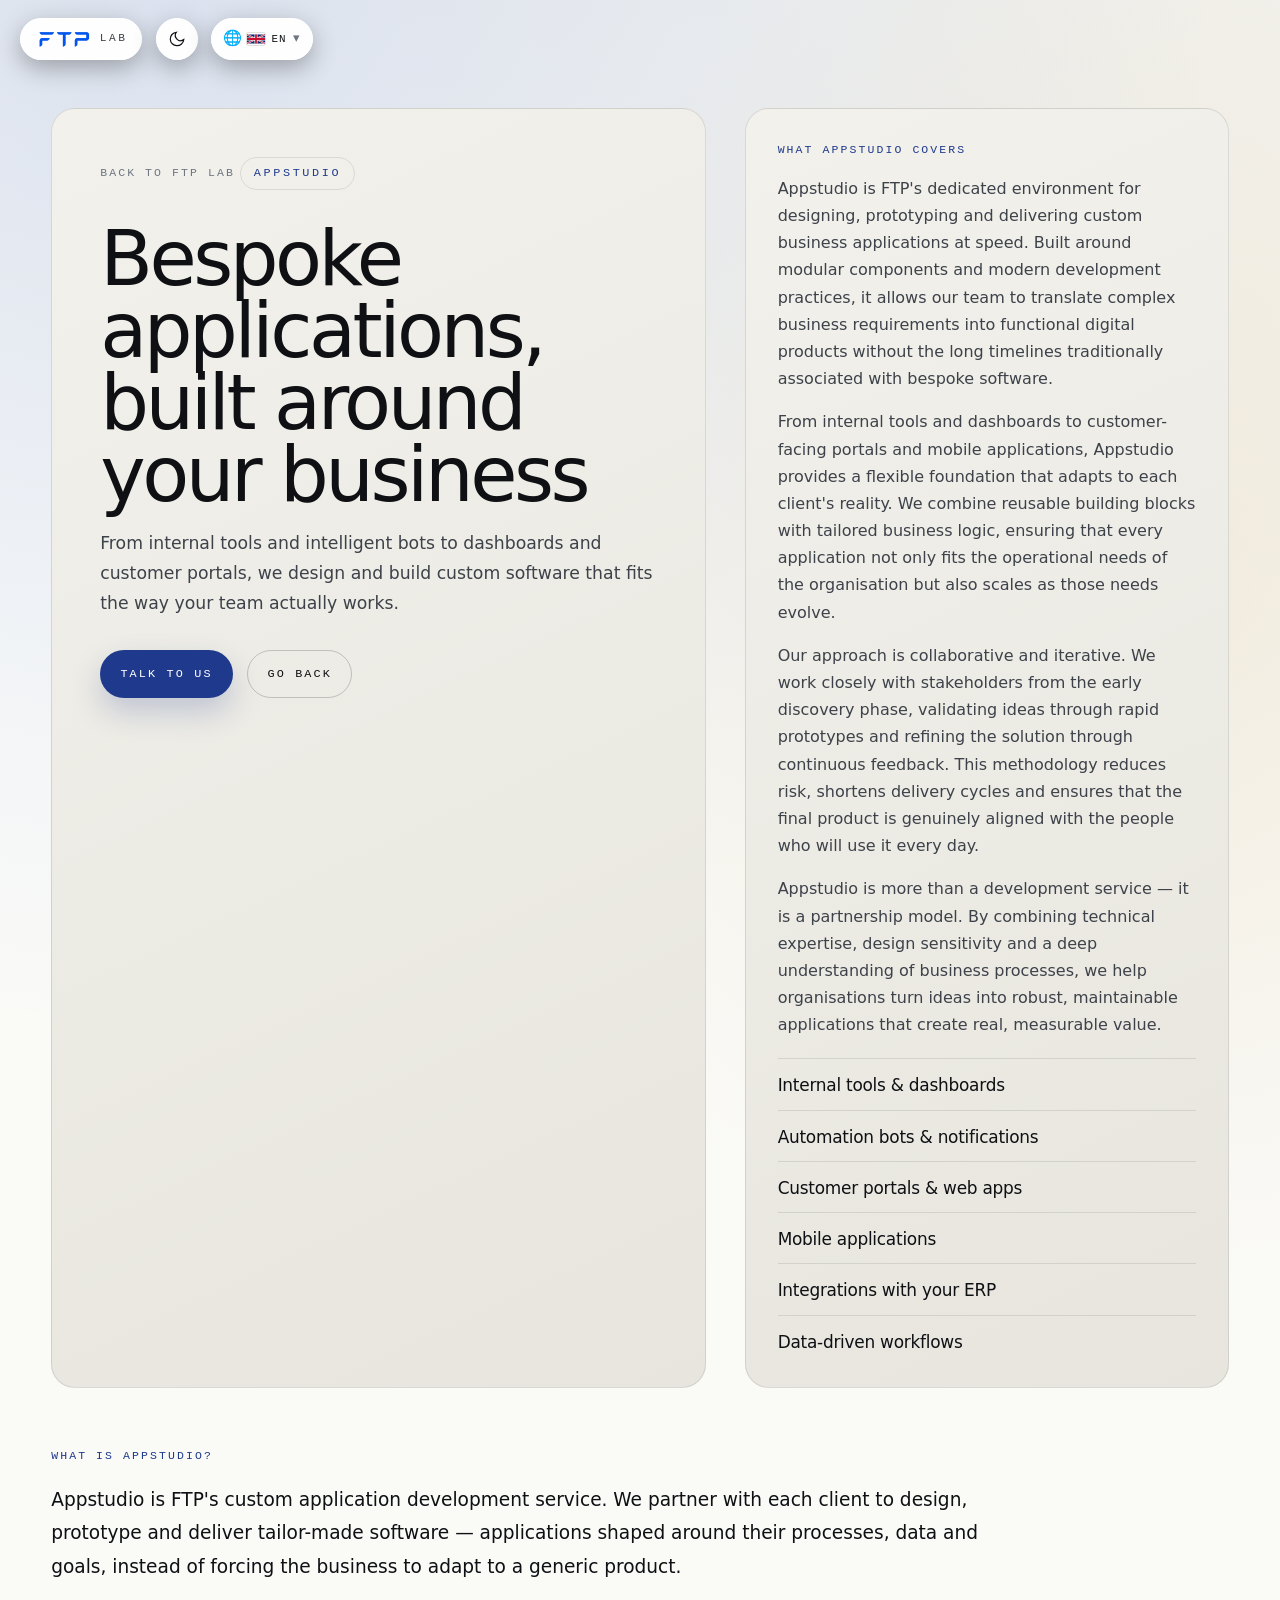
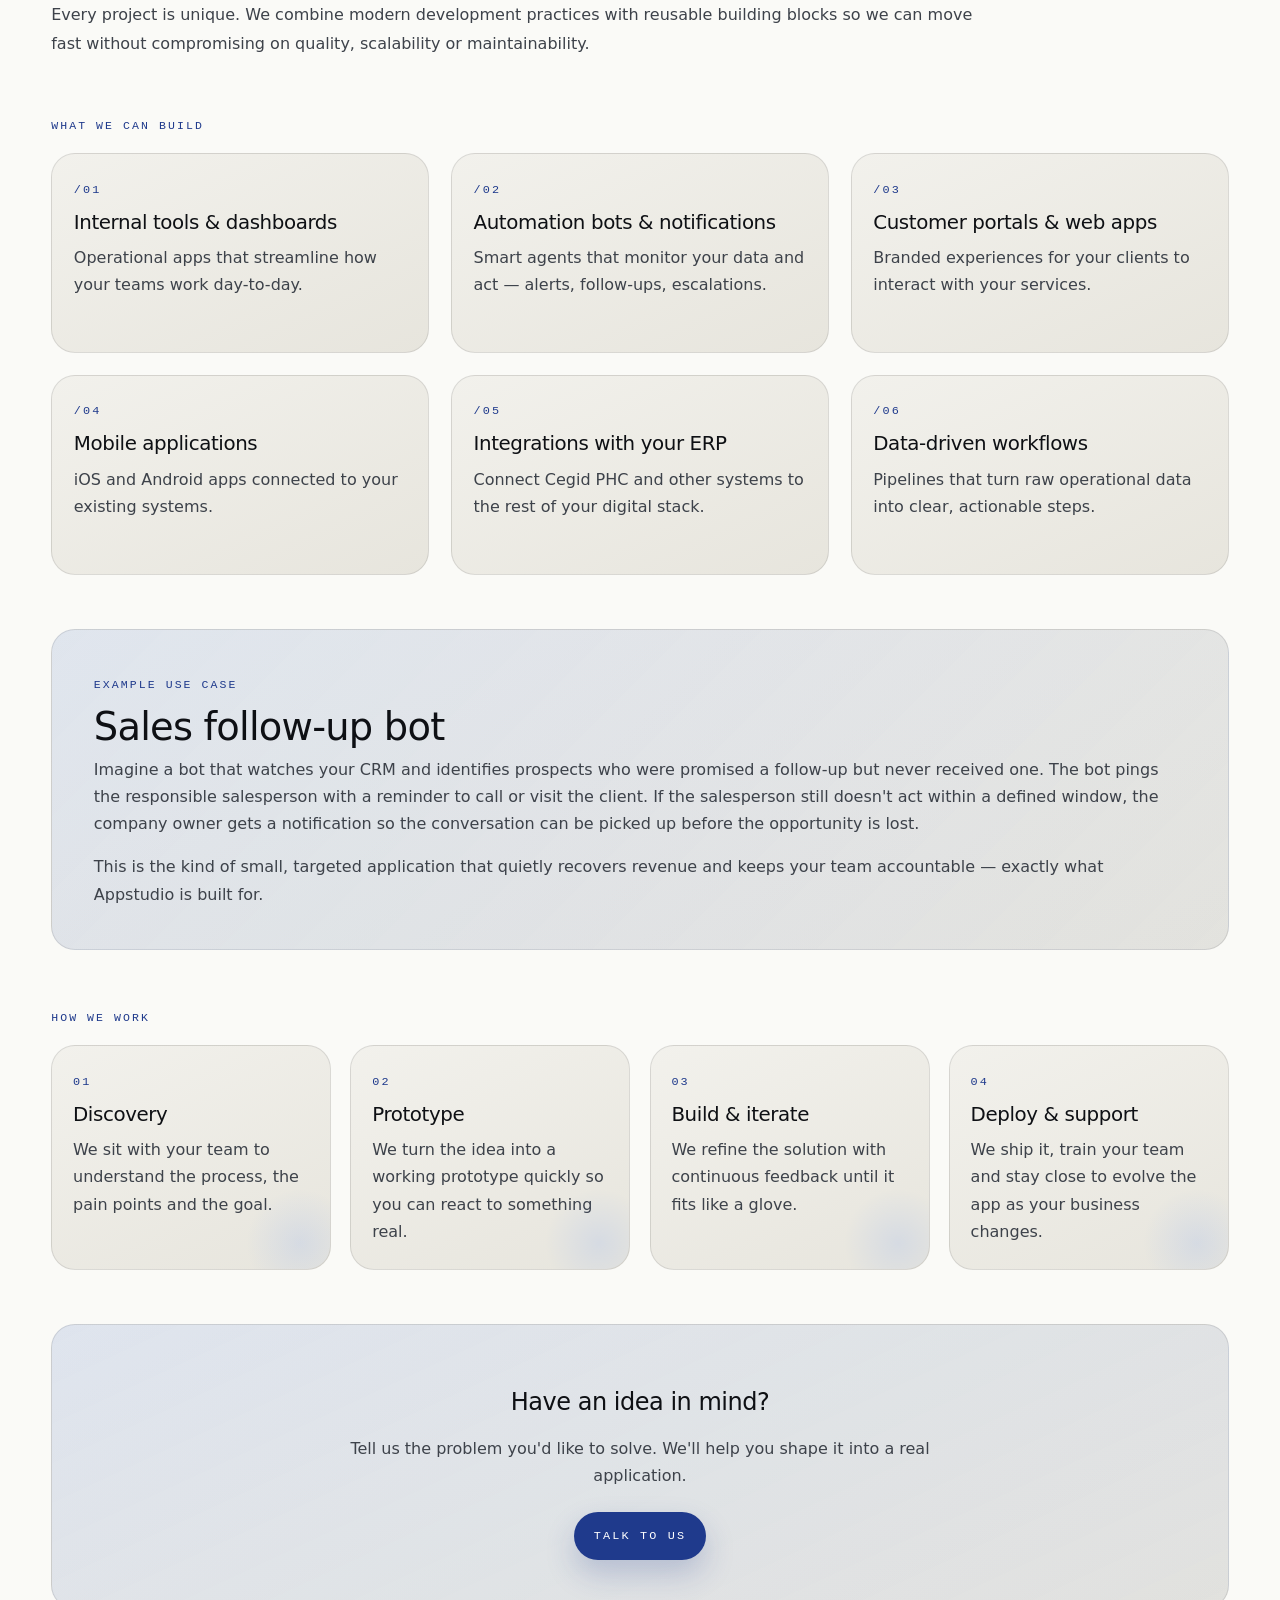
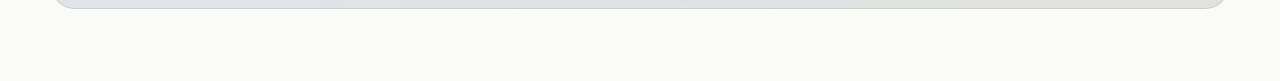
<file: appstudio.html>
<!doctype html>
<html lang="en" data-theme="dark">
<head>
<meta charset="utf-8" />
<meta name="viewport" content="width=device-width, initial-scale=1, viewport-fit=cover" />
<meta name="theme-color" content="#0B0D10" />
<title>Appstudio - Bespoke Applications Built Around Your Business</title>
<meta
  name="description"
  content="Explore Appstudio, FTP's custom software service for internal tools, dashboards, automations, portals, mobile apps and ERP-connected workflows."
/>

<link rel="preconnect" href="https://fonts.googleapis.com" />
<link rel="preconnect" href="https://fonts.gstatic.com" crossorigin />
<link href="https://fonts.googleapis.com/css2?family=Fraunces:opsz,wght@9..144,300;9..144,400;9..144,500;9..144,600;9..144,700&family=Geist:wght@300;400;500;600;700&family=JetBrains+Mono:wght@300;400;500&display=swap" rel="stylesheet" />

<link rel="icon" type="image/png" href="assets/ftp-logo.png" />
<link rel="stylesheet" href="styles.css" />
</head>
<body class="service-body">

<a class="brand" href="index.html#top" aria-label="FTP - Home" title="FTP">
  <img class="brand__logo" src="assets/ftp-logo.png" alt="FTP" width="56" height="22" />
  <span class="brand__phrase">Lab</span>
</a>

<button class="theme-toggle" data-theme-toggle type="button" aria-label="Toggle light / dark mode" title="Toggle light / dark mode">
  <svg class="theme-toggle__icon theme-toggle__icon--sun" viewBox="0 0 24 24" fill="none" stroke="currentColor" stroke-width="1.6" stroke-linecap="round" aria-hidden="true">
    <circle cx="12" cy="12" r="4"/>
    <path d="M12 2v2 M12 20v2 M2 12h2 M20 12h2 M5 5l1.4 1.4 M17.6 17.6L19 19 M5 19l1.4-1.4 M17.6 6.4L19 5"/>
  </svg>
  <svg class="theme-toggle__icon theme-toggle__icon--moon" viewBox="0 0 24 24" fill="none" stroke="currentColor" stroke-width="1.6" stroke-linecap="round" aria-hidden="true">
    <path d="M21 12.79A9 9 0 1 1 11.21 3 7 7 0 0 0 21 12.79z"/>
  </svg>
</button>

<div class="language-switcher" data-language-switcher role="group" aria-label="Select language">
  <span class="language-switcher__icon" aria-hidden="true">🌐</span>
  <button type="button" class="language-switcher__btn" id="language-select" data-language-select aria-haspopup="listbox" aria-expanded="false" aria-label="Select language">
    <span class="language-switcher__current" data-language-current></span>
    <span class="language-switcher__chevron" aria-hidden="true">▾</span>
  </button>
  <ul class="language-switcher__menu" role="listbox" data-language-menu hidden></ul>
</div>

<main class="service-page" data-appstudio-page></main>

<script src="translations/en.js" defer></script>
<script src="translations/pt.js" defer></script>
<script src="translations/es.js" defer></script>
<script src="translations/fr.js" defer></script>
<script src="appstudio.js" defer></script>
</body>
</html>
</file>
<file: styles.css>
/* ============================================================
   FTP LAB — Immersive Scrollytelling
   Taste-skill: VARIANCE 8 · MOTION 8 · DENSITY 4
   No emojis · No purple · No pure black · No Inter
   ============================================================ */

:root {
  /* LIGHT THEME — warm white with deep cobalt accent. */
  --bg-0: #FAFAF7;          /* page background — warm off-white */
  --bg-1: #F2F1EC;          /* slightly tinted neutral */
  --bg-2: #E7E5DD;          /* card surface */
  --bg-3: #D9D7CE;          /* deeper surface */
  --line:  rgba(14,16,20,0.10);
  --line-2: rgba(14,16,20,0.20);

  --ink-1: #0E1014;          /* primary text — near-black */
  --ink-2: #3D424A;          /* secondary text */
  --ink-3: #6F7682;          /* muted */
  --ink-4: #9CA1AB;          /* very muted */

  --accent: #1F3A8C;          /* deep cobalt — readable on white */
  --accent-soft: #3D6BFF;     /* lighter accent for italic emphasis */
  --accent-glow: rgba(31,58,140,0.30);
  --accent-deep: #142668;

  --warm: #C19345;            /* burnished amber */

  /* Dark constants — used only inside the journey/brain area */
  --night-0: #0B0D10;
  --night-1: #0F1217;

  /* Adaptive surfaces (used by glass cards, dotnav pill, inputs) */
  --pill-bg:      rgba(255,255,255,0.96);
  --pill-border:  rgba(255,255,255,1);
  --pill-shadow:  0 8px 24px rgba(0,0,0,0.30);
  --input-bg:     #FFFFFF;

  /* === Layout / typography / motion — theme-independent === */
  --display: "IBM Plex Sans", "Segoe UI", -apple-system, BlinkMacSystemFont, "SF Pro Display", system-ui, sans-serif;
  --serif: "Public Sans", "Segoe UI", -apple-system, BlinkMacSystemFont, "SF Pro Display", system-ui, sans-serif;
  --sans:  "Public Sans", "Segoe UI", -apple-system, BlinkMacSystemFont, "SF Pro Text", system-ui, sans-serif;
  --mono:  "IBM Plex Mono", ui-monospace, "SF Mono", Menlo, monospace;

  --max:  1320px;
  --gutter: clamp(1.25rem, 4vw, 4rem);

  --ease-out:    cubic-bezier(0.22, 1, 0.36, 1);
  --ease-in-out: cubic-bezier(0.65, 0, 0.35, 1);
  --ease-spring: cubic-bezier(0.34, 1.56, 0.64, 1);

  /* journey runtime variables — written by JS on .journey__stage only */
  --p:      0;   /* 0..1 eased journey progress */
  --portal: 0;   /* 0..1..0 intensity of the cortex crossing */
  --mask:   0;   /* 0..1 floor fade hiding ghosted UI in early frames */
}

/* ============================================================
   DARK THEME OVERRIDES — toggled by data-theme="dark" on <html>
   ============================================================ */
[data-theme="dark"] {
  --bg-0: #0B0D10;
  --bg-1: #0F1217;
  --bg-2: #14181F;
  --bg-3: #1A2029;
  --line:  rgba(255,255,255,0.08);
  --line-2: rgba(255,255,255,0.18);

  --ink-1: #F4F6FA;
  --ink-2: #B7BDC8;
  --ink-3: #7E8694;
  --ink-4: #4D5462;

  --accent: #4F86FF;
  --accent-soft: #7CA0FF;
  --accent-glow: rgba(79,134,255,0.42);
  --accent-deep: #1F3A8C;

  --pill-bg:     rgba(11,13,16,0.85);
  --pill-border: rgba(255,255,255,0.16);
  --pill-shadow: 0 8px 24px rgba(0,0,0,0.50);
  --input-bg:    var(--bg-1);
}

/* ----- RESET ------------------------------------------------ */
*, *::before, *::after { box-sizing: border-box; }
html, body { margin: 0; padding: 0; }
html { -webkit-font-smoothing: antialiased; text-rendering: optimizeLegibility; scroll-behavior: smooth; }
body {
  background: var(--bg-0);
  color: var(--ink-1);
  font-family: var(--sans);
  font-feature-settings: "ss01", "cv11";
  font-size: 16px;
  line-height: 1.55;
  min-height: 100dvh;
  overflow-x: hidden;
}
img, svg, video { display: block; max-width: 100%; }
a { color: inherit; text-decoration: none; }
button { font: inherit; }
::selection { background: var(--accent); color: var(--bg-0); }

/* ----- TYPE ------------------------------------------------- */
.display, .lab-title, .atlas__title, .minds-title, .invite-title,
.invite-final__title, .deep__title, .proj__title, .prologue__h, .sec__title {
  font-family: var(--display);
  font-weight: 500;
  letter-spacing: -0.04em;
  line-height: 1;
  text-wrap: balance;
  font-feature-settings: "ss01", "ss03", "cv11";
}
.display em, .lab-title em, .atlas__title em, .minds-title em,
.invite-title em, .invite-final__title em, .deep__title em, .proj__title em,
.prologue__h em, .sec__title em {
  font-style: italic;
  font-weight: 400;
  color: var(--accent-soft);
  display: inline-block;
  padding-inline-end: 0.08em;
  margin-inline-end: -0.08em;
  -webkit-box-decoration-break: clone;
  box-decoration-break: clone;
}

/* ----- HUD primitives -------------------------------------- */
.hud-mono {
  font-family: var(--mono);
  font-size: 0.72rem;
  letter-spacing: 0.14em;
  text-transform: uppercase;
  color: var(--ink-3);
}
.hud-pill {
  font-family: var(--mono);
  font-size: 0.7rem;
  letter-spacing: 0.16em;
  text-transform: uppercase;
  color: var(--ink-2);
  display: inline-flex;
  align-items: center;
  gap: 0.5rem;
  padding: 0.4rem 0.8rem;
  border: 1px solid var(--line);
  border-radius: 999px;
  background: rgba(15,18,23,0.55);
  backdrop-filter: blur(8px);
}
.hud-dot {
  width: 6px; height: 6px; border-radius: 50%;
  background: var(--accent);
  box-shadow: 0 0 12px var(--accent-glow);
  animation: pulse 1.6s var(--ease-in-out) infinite;
}
@keyframes pulse {
  0%, 100% { opacity: 1; transform: scale(1); }
  50%      { opacity: 0.45; transform: scale(0.8); }
}

.chap-num {
  font-family: var(--mono);
  font-size: 0.74rem;
  letter-spacing: 0.22em;
  text-transform: uppercase;
  color: var(--accent);
}
.chap-num--solo {
  display: inline-block;
  margin-bottom: 1rem;
  padding: 0.4rem 0.8rem;
  border: 1px solid var(--line);
  border-radius: 999px;
}
.chap-sig {
  font-family: var(--mono);
  font-size: 0.72rem;
  letter-spacing: 0.18em;
  text-transform: uppercase;
  color: var(--ink-3);
}

/* ============================================================
   1. BOOT VEIL
   ============================================================ */
.boot {
  position: fixed; inset: 0;
  z-index: 200;
  background: var(--bg-0);
  display: grid;
  place-items: center;
  align-content: center;
  gap: 2rem;
  transition: opacity 0.7s var(--ease-out), visibility 0.7s;
}
.boot.is-done { opacity: 0; visibility: hidden; pointer-events: none; }
.boot__mark {
  font-family: var(--mono);
  font-size: 0.8rem;
  letter-spacing: 0.24em;
  text-transform: uppercase;
  color: var(--ink-2);
  display: flex; gap: 0.6rem;
}
.boot__line--mute { color: var(--ink-3); }
.boot__bar {
  width: min(28vw, 240px);
  height: 1px;
  background: var(--line);
  position: relative;
  overflow: hidden;
}
.boot__bar i {
  position: absolute; inset: 0 100% 0 0;
  background: var(--accent);
  animation: bootFill 1.4s var(--ease-out) forwards;
}
@keyframes bootFill { to { inset: 0 0 0 0; } }
.boot__meta {
  font-family: var(--mono);
  font-size: 0.7rem;
  letter-spacing: 0.22em;
  text-transform: uppercase;
  color: var(--ink-3);
  display: flex; gap: 0.6rem;
}
.boot__meta-sep { color: var(--ink-4); }

/* ============================================================
   2. PROGRESS BAR
   ============================================================ */
.scroll-progress {
  position: fixed;
  left: 0; right: 0; top: 0;
  height: 2px;
  z-index: 140;
}
.scroll-progress i {
  display: block;
  height: 100%;
  background: linear-gradient(90deg, var(--accent), var(--accent-soft));
  transform-origin: left center;
  transform: scaleX(0);
  transition: transform 80ms linear;
}

/* ============================================================
   3. NAV
   ============================================================ */
.nav {
  position: fixed;
  top: 0; left: 0; right: 0;
  z-index: 80;
  display: grid;
  grid-template-columns: 1fr auto 1fr;
  align-items: center;
  padding: 1.1rem var(--gutter);
  background: linear-gradient(180deg, rgba(11,13,16,0.55), rgba(11,13,16,0));
  backdrop-filter: blur(10px) saturate(140%);
  -webkit-backdrop-filter: blur(10px) saturate(140%);
  transition: background 0.4s var(--ease-out), padding 0.4s var(--ease-out);
}
.nav.is-pinned {
  background: rgba(11,13,16,0.78);
  padding: 0.7rem var(--gutter);
  border-bottom: 1px solid var(--line);
}
.nav__brand {
  display: inline-flex;
  align-items: center;
  gap: 0.7rem;
  color: var(--ink-1);
  font-family: var(--mono);
  font-size: 0.78rem;
  letter-spacing: 0.18em;
  text-transform: uppercase;
}
.nav__brand-text em { font-style: normal; color: var(--ink-3); margin-left: 0.2rem; }
.nav__links {
  display: flex;
  gap: 1.6rem;
  font-family: var(--mono);
  font-size: 0.72rem;
  letter-spacing: 0.18em;
  text-transform: uppercase;
  color: var(--ink-2);
}
.nav__links a {
  position: relative;
  padding: 0.4rem 0;
  transition: color 0.3s;
}
.nav__links a::after {
  content: ""; position: absolute;
  left: 0; right: 100%; bottom: -2px;
  height: 1px; background: var(--accent);
  transition: right 0.4s var(--ease-out);
}
.nav__links a:hover { color: var(--ink-1); }
.nav__links a:hover::after { right: 0; }
.nav__cta {
  justify-self: end;
  display: inline-flex;
  align-items: center;
  gap: 0.6rem;
  padding: 0.55rem 0.9rem 0.55rem 1rem;
  border: 1px solid var(--line-2);
  border-radius: 999px;
  font-family: var(--mono);
  font-size: 0.7rem;
  letter-spacing: 0.18em;
  text-transform: uppercase;
  color: var(--ink-1);
  transition: background 0.3s, border-color 0.3s, transform 0.4s var(--ease-spring);
}
.nav__cta:hover { background: var(--accent); border-color: var(--accent); color: var(--bg-0); }
@media (max-width: 880px) {
  .nav__links { display: none; }
  .nav { grid-template-columns: 1fr auto; }
}

/* ============================================================
   4. JOURNEY — pinned scrollytelling section
   ============================================================ */
.journey {
  position: relative;
  height: 820vh;             /* ~8 viewport heights; the crossing gets its own stretch */
  width: 100%;
}
.journey__floor { height: 1px; }

.journey__stage {
  position: sticky;
  top: 0;
  height: 100dvh;
  width: 100%;
  overflow: hidden;
  isolation: isolate;
  /* Brain stage stays dark — the frame images are dark space + glowing brain. */
  background: var(--night-0);
  color: #F4F6FA;
}

/* The journey area is ALWAYS dark, regardless of the global theme toggle.
   We re-bind the design tokens inside it so chapter text, HUD pills,
   project cards, etc. stay readable on the dark brain in BOTH themes. */
.journey {
  --bg-0: #0B0D10;
  --bg-1: #0F1217;
  --bg-2: #14181F;
  --bg-3: #1A2029;
  --line:  rgba(255,255,255,0.08);
  --line-2: rgba(255,255,255,0.18);
  --ink-1: #F4F6FA;
  --ink-2: #B7BDC8;
  --ink-3: #7E8694;
  --ink-4: #4D5462;
  --accent: #4F86FF;
  --accent-soft: #7CA0FF;
  --accent-glow: rgba(79,134,255,0.42);
}

/* Backdrop layer */
.stage__bg {
  position: absolute;
  inset: 0;
  z-index: 0;
}
/* Brain layer — canvas only (scroll-scrubbed PNG sequence).
   No poster, no static image. The brain is THE first impression. */
.stage__canvas {
  position: absolute;
  inset: 0;
  width: 100%;
  height: 100%;
  display: block;
  pointer-events: none;
  /* Camera (push-in, parallax, crossing shake) is drawn inside the
     canvas by JS, so nothing here re-rasterises the frame. */
  opacity: 0;
  transition: opacity 0.9s var(--ease-out);
}
.stage__canvas.is-ready { opacity: 1; }

/* Synapse field — additive streaks over the brain. Its speed follows the
   scroll velocity; at the crossing it becomes warp. */
.stage__fx {
  position: absolute;
  inset: 0;
  width: 100%;
  height: 100%;
  z-index: 1;
  pointer-events: none;
  mix-blend-mode: screen;
}

/* Crossing flash — a bloom from the centre as the camera breaks the
   cortex surface, plus a tunnel that narrows the field of view. */
.stage__flash {
  position: absolute;
  inset: 0;
  z-index: 2;
  pointer-events: none;
  background:
    radial-gradient(circle at 50% 50%,
      rgba(214, 240, 255, 0.95) 0%,
      rgba(120, 200, 255, 0.55) 14%,
      rgba(79, 134, 255, 0.18) 34%,
      rgba(79, 134, 255, 0) 58%);
  mix-blend-mode: screen;
  opacity: calc(var(--portal) * var(--portal) * 0.85);
  transform: scale(calc(0.6 + var(--portal) * 0.9));
}
.stage__flash::after {
  content: "";
  position: absolute;
  inset: -2%;
  background: radial-gradient(ellipse 62% 58% at 50% 50%,
    transparent 40%, rgba(5, 8, 14, 0.92) 100%);
  opacity: calc(var(--portal) * 1.4);
  transform: scale(calc(1.25 - var(--portal) * 0.25));
}

/* Gentle global vignette only — keeps the brain visible everywhere,
   only barely darkens the corners. Text legibility is delivered by
   text-shadow on chapter content, not by hiding half the brain. */
.stage__veil {
  position: absolute;
  inset: 0;
  z-index: 1;
  background:
    /* Soft radial vignette, darker at corners */
    radial-gradient(ellipse 90% 110% at 50% 50%,
      rgba(11,13,16,0.00) 0%,
      rgba(11,13,16,0.00) 45%,
      rgba(11,13,16,0.20) 80%,
      rgba(11,13,16,0.55) 100%),
    /* Mild bottom fade for nav legibility */
    linear-gradient(180deg,
      rgba(11,13,16,0.45) 0%,
      rgba(11,13,16,0.00) 14%,
      rgba(11,13,16,0.00) 86%,
      rgba(11,13,16,0.45) 100%);
  pointer-events: none;
  /* As you go deeper, vignette tightens slightly — never blocks brain */
  opacity: calc(0.85 + var(--p) * 0.15);
  z-index: 3;
}

.stage__vignette {
  position: absolute; inset: 0; z-index: 4;
  pointer-events: none;
  background: radial-gradient(circle at 50% 50%,
    transparent 30%,
    rgba(11,13,16,calc(0.15 + var(--p) * 0.6)) 100%);
  mix-blend-mode: multiply;
}
.stage__grain {
  position: absolute; inset: 0; z-index: 5;
  background-image: radial-gradient(rgba(255,255,255,0.03) 1px, transparent 1px);
  background-size: 3px 3px;
  mix-blend-mode: overlay;
  opacity: 0.45;
  pointer-events: none;
}

/* Frame crosshairs over everything — very subtle now (was reading as
   accidental sparkles in screenshots). Thin, low-contrast, larger. */
.frame {
  position: absolute;
  inset: clamp(1rem, 2vw, 1.4rem);
  pointer-events: none;
  z-index: 30;
}
.frame__mark {
  position: absolute;
  width: 14px; height: 14px;
  border: 1px solid rgba(255,255,255,0.10);
}
.frame__mark--tl { top: 0; left: 0; border-right: 0; border-bottom: 0; }
.frame__mark--tr { top: 0; right: 0; border-left: 0; border-bottom: 0; }
.frame__mark--bl { bottom: 0; left: 0; border-right: 0; border-top: 0; }
.frame__mark--br { bottom: 0; right: 0; border-left: 0; border-top: 0; }

/* HUD — top + bottom rows. Pushed further below nav to avoid overlap. */
.stage__hud {
  position: absolute;
  inset: clamp(4.5rem, 8vh, 6rem) clamp(2rem, 4vw, 3rem) auto;
  display: flex;
  justify-content: space-between;
  align-items: flex-start;
  gap: 1rem;
  z-index: 35;
  pointer-events: none;
}
.hud-row { display: flex; gap: 1rem; align-items: center; }
.hud-row--right { flex-direction: column; align-items: flex-end; gap: 0.4rem; }
[data-stage-label] { transition: color 0.4s; }

.brain-ctas {
  position: absolute;
  inset: 0;
  z-index: 34;
  pointer-events: none;
}

.brain-ctas__frame {
  position: absolute;
}

.brain-ctas__frame::before {
  /* Floor fade: the early frames carry ghosted UI from the source
     recording along the bottom edge. JS raises --mask while those
     frames are on screen and drops it once the camera has moved past. */
  content: "";
  position: absolute;
  left: 0;
  right: 0;
  bottom: 0;
  height: 30%;
  background: linear-gradient(180deg,
    rgba(11,13,16,0) 0%,
    rgba(11,13,16,0.72) 38%,
    rgba(11,13,16,0.96) 70%,
    #0B0D10 100%);
  opacity: var(--mask);
  pointer-events: none;
}

.brain-copy {
  position: absolute;
  display: flex;
  flex-direction: column;
  align-items: center;
  gap: 0.45rem;
  pointer-events: none;
  isolation: isolate;
  text-align: center;
  transform: translate(-50%, 0);
  z-index: 2;
  opacity: clamp(0, calc(1 - var(--p) * 14), 1);
  transition: opacity 0.26s ease, transform 0.5s var(--ease-out);
}

.brain-copy::after {
  content: "";
  position: absolute;
  left: 50%;
  top: 48%;
  width: clamp(13rem, 28vw, 25rem);
  height: clamp(4.6rem, 10vw, 7.6rem);
  transform: translate(-50%, 0);
  border-radius: 999px;
  background:
    radial-gradient(ellipse at center,
      var(--brain-copy-haze, rgba(88, 197, 255, 0.22)) 0%,
      rgba(11,13,16,0.16) 42%,
      rgba(11,13,16,0.00) 78%);
  filter: blur(18px);
  opacity: clamp(0, calc(1 - var(--p) * 15), 0.95);
  z-index: -1;
}

.brain-copy__pulse {
  display: block;
  width: 6px;
  height: 6px;
  border-radius: 999px;
  background: var(--brain-accent, rgba(140, 224, 255, 0.95));
  box-shadow:
    0 0 0 3px var(--brain-pulse-ring, rgba(88, 197, 255, 0.18)),
    0 0 10px var(--brain-pulse-glow, rgba(88, 197, 255, 0.6));
  animation: brain-copy-pulse 2.4s ease-in-out infinite;
}

.brain-copy__kicker {
  display: block;
  font-family: var(--mono);
  font-size: clamp(0.55rem, 0.78vw, 0.78rem);
  letter-spacing: 0.34em;
  text-transform: uppercase;
  color: var(--brain-kicker, rgba(190, 232, 255, 0.7));
  white-space: nowrap;
}

.brain-copy__kicker::before,
.brain-copy__kicker::after {
  content: "";
  display: inline-block;
  width: 14px;
  height: 1px;
  background: var(--brain-rule, rgba(140, 224, 255, 0.5));
  vertical-align: middle;
  margin: 0 0.55em;
  transform: translateY(-1px);
}

.brain-copy__main {
  display: block;
  font-family: var(--serif);
  font-style: italic;
  font-weight: 400;
  font-size: clamp(1.15rem, 2.3vw, 2.55rem);
  line-height: 1.05;
  letter-spacing: -0.015em;
  white-space: nowrap;
  color: var(--brain-main, rgba(220, 242, 255, 0.97));
  text-shadow:
    0 0 12px var(--brain-glow-1, rgba(88, 197, 255, 0.36)),
    0 0 24px var(--brain-glow-2, rgba(88, 197, 255, 0.14)),
    0 1px 2px rgba(0, 0, 0, 0.55);
}

.brain-copy__main em {
  font-style: italic;
  color: var(--brain-amp, rgba(140, 220, 255, 0.95));
  font-weight: 300;
  margin: 0 0.08em;
  opacity: 0.78;
}

.brain-copy--left {
  left: 27%;
  top: 72%;
  --brain-accent: rgba(140, 224, 255, 0.95);
  --brain-pulse-ring: rgba(88, 197, 255, 0.18);
  --brain-pulse-glow: rgba(88, 197, 255, 0.6);
  --brain-kicker: rgba(190, 232, 255, 0.72);
  --brain-rule: rgba(140, 224, 255, 0.52);
  --brain-main: rgba(224, 244, 255, 0.97);
  --brain-glow-1: rgba(88, 197, 255, 0.34);
  --brain-glow-2: rgba(88, 197, 255, 0.12);
  --brain-amp: rgba(140, 220, 255, 0.95);
  --brain-copy-haze: rgba(88, 197, 255, 0.22);
}

.brain-copy--right {
  left: 73%;
  top: 72%;
  --brain-accent: rgba(218, 178, 255, 0.95);
  --brain-pulse-ring: rgba(186, 130, 240, 0.20);
  --brain-pulse-glow: rgba(186, 130, 240, 0.6);
  --brain-kicker: rgba(232, 200, 255, 0.74);
  --brain-rule: rgba(200, 152, 245, 0.52);
  --brain-main: rgba(244, 226, 255, 0.97);
  --brain-glow-1: rgba(186, 130, 240, 0.34);
  --brain-glow-2: rgba(186, 130, 240, 0.12);
  --brain-amp: rgba(210, 160, 250, 0.95);
  --brain-copy-haze: rgba(186, 130, 240, 0.22);
}

@keyframes brain-copy-pulse {
  0%, 100% {
    transform: scale(1);
    box-shadow:
      0 0 0 3px var(--brain-pulse-ring),
      0 0 10px var(--brain-pulse-glow);
  }
  50% {
    transform: scale(1.25);
    box-shadow:
      0 0 0 5px var(--brain-pulse-ring),
      0 0 18px var(--brain-pulse-glow);
  }
}

.brain-cta {
  position: absolute;
  display: inline-flex;
  align-items: center;
  justify-content: center;
  width: 14.5%;
  height: 7.8%;
  padding: 0;
  border: 1px solid var(--brain-line, rgba(135, 205, 255, 0.4));
  border-radius: 14px;
  background:
    linear-gradient(180deg,
      rgba(7, 14, 26, 0.74) 0%,
      rgba(11, 18, 33, 0.46) 100%);
  box-shadow:
    inset 0 0 0 1px rgba(255,255,255,0.06),
    0 0 18px var(--brain-glow, rgba(88, 197, 255, 0.24));
  backdrop-filter: blur(12px) saturate(118%);
  pointer-events: auto;
  cursor: pointer;
  z-index: 1;
  opacity: clamp(0, calc(1 - var(--p) * 14), 1);
  transition:
    transform 0.24s var(--ease-out),
    border-color 0.24s ease,
    box-shadow 0.24s ease,
    background 0.24s ease,
    opacity 0.24s ease;
}

.brain-cta::before {
  content: "";
  position: absolute;
  left: -34%;
  right: -34%;
  top: -30%;
  bottom: -82%;
  border-radius: 999px;
  background:
    radial-gradient(ellipse at center,
      var(--brain-floor-soft, rgba(88, 197, 255, 0.30)) 0%,
      rgba(11,13,16,0.28) 42%,
      rgba(11,13,16,0.00) 78%);
  filter: blur(20px);
  pointer-events: none;
  z-index: -1;
  opacity: clamp(0, calc(1 - var(--p) * 15), 1);
}

.brain-cta:hover,
.brain-cta:focus-visible {
  transform: translateY(-2px);
  border-color: var(--brain-line-active, rgba(145, 218, 255, 0.75));
  box-shadow:
    inset 0 0 0 1px rgba(255,255,255,0.12),
    0 0 28px var(--brain-glow-strong, rgba(88, 197, 255, 0.34));
}

.brain-cta:focus-visible {
  outline: 2px solid rgba(124,160,255,0.78);
  outline-offset: 2px;
}

.brain-cta__label {
  display: inline-flex;
  align-items: center;
  justify-content: center;
  font-family: var(--mono);
  font-size: 0.68rem;
  letter-spacing: 0.22em;
  text-transform: uppercase;
  white-space: nowrap;
  color: var(--brain-ink, rgba(226, 245, 255, 0.72));
  text-shadow: 0 0 12px var(--brain-glow, rgba(88, 197, 255, 0.18));
}

.brain-cta--left {
  left: 18.6%;
  top: 81.2%;
  --brain-line: rgba(123, 203, 255, 0.42);
  --brain-line-active: rgba(167, 229, 255, 0.82);
  --brain-glow: rgba(88, 197, 255, 0.22);
  --brain-glow-strong: rgba(88, 197, 255, 0.34);
  --brain-floor-soft: rgba(88, 197, 255, 0.26);
  --brain-ink: rgba(222, 244, 255, 0.74);
}

.brain-cta--right {
  left: 67.0%;
  top: 81.2%;
  --brain-line: rgba(203, 151, 255, 0.42);
  --brain-line-active: rgba(230, 185, 255, 0.82);
  --brain-glow: rgba(186, 130, 240, 0.24);
  --brain-glow-strong: rgba(186, 130, 240, 0.34);
  --brain-floor-soft: rgba(186, 130, 240, 0.26);
  --brain-ink: rgba(248, 230, 255, 0.74);
}

@media (max-width: 720px) {
  .brain-copy {
    gap: 0.3rem;
  }

  .brain-copy__kicker {
    font-size: 0.48rem;
    letter-spacing: 0.24em;
  }

  .brain-copy__kicker::before,
  .brain-copy__kicker::after {
    width: 8px;
    margin: 0 0.34em;
  }

  .brain-copy__main {
    font-size: clamp(0.88rem, 3.8vw, 1.38rem);
    max-width: 8ch;
    white-space: normal;
    line-height: 1.08;
  }

  .brain-copy--left {
    left: 31%;
    top: 71.2%;
  }

  .brain-copy--right {
    left: 69%;
    top: 71.2%;
  }

  /* The buttons already name both doors; the captions only collide. */
  .brain-copy { display: none; }
  .brain-cta {
    width: 19%;
    height: 7.1%;
  }
  .brain-cta__label { font-size: 0.6rem !important; letter-spacing: 0.16em; }

  .brain-cta--left {
    left: 21.5%;
    top: 80.8%;
  }

  .brain-cta--right {
    left: 59.5%;
    top: 80.8%;
  }
}

@media (prefers-reduced-motion: reduce) {
  .brain-copy__pulse {
    animation: none;
  }
}

/* Chapter index — minimal vertical progress markers.
   Labels are HIDDEN by default; only the active and adjacent chapter
   names are shown. Everything else is just a tick mark. */
.chapindex {
  position: absolute;
  top: 50%;
  right: clamp(1rem, 2vw, 1.6rem);
  transform: translateY(-50%);
  z-index: 35;
  pointer-events: none;
}
.chapindex ol {
  list-style: none;
  margin: 0; padding: 0;
  display: flex;
  flex-direction: column;
  gap: 0.7rem;
}
.chapindex li {
  display: flex;
  align-items: center;
  justify-content: flex-end;
  gap: 0.6rem;
  font-family: var(--mono);
  font-size: 0.62rem;
  letter-spacing: 0.18em;
  text-transform: uppercase;
  color: transparent;
  transition: color 0.4s;
}
.chapindex li span {
  opacity: 0;
  transform: translateX(6px);
  transition: opacity 0.35s var(--ease-out), transform 0.35s var(--ease-out);
}
.chapindex li i {
  width: 10px; height: 1px;
  background: rgba(255,255,255,0.18);
  transition: background 0.4s, width 0.4s var(--ease-out);
}
.chapindex li.is-passed i { background: var(--accent-soft); width: 6px; }
.chapindex li.is-active   { color: var(--ink-1); }
.chapindex li.is-active   span { opacity: 1; transform: translateX(0); }
.chapindex li.is-active   i { background: var(--accent); width: 24px; box-shadow: 0 0 10px var(--accent-glow); }
.chapindex li.is-near     { color: var(--ink-3); }
.chapindex li.is-near     span { opacity: 0.6; transform: translateX(0); }
.chapindex li.is-near     i { width: 14px; background: rgba(255,255,255,0.32); }
@media (max-width: 980px) { .chapindex { display: none; } }

/* ============================================================
   5. CHAPTERS — base behavior (driven by --cp 0..1)
   ============================================================ */
.chapters {
  position: absolute;
  inset: 0;
  z-index: 40;
  pointer-events: none;
}
.chapter {
  position: absolute;
  inset: 0;
  /* Centered, full-width: text is a CINEMATIC OVERLAY that passes
     through the brain. Each chapter sits its content in a centered
     column the brain shows everywhere behind. */
  display: grid;
  place-items: center;
  align-content: center;
  padding: clamp(6rem, 10vh, 8rem) clamp(2rem, 6vw, 6rem) clamp(4rem, 8vh, 6rem);
  text-align: center;
  /* opacity — 0 outside range, 1 in middle */
  opacity: var(--op, 0);
  /* Depth motion (focus pull in, fly past on exit) is written inline by
     the journey loop; scroll is already eased there, so no transition. */
  visibility: hidden;
  transform-origin: 50% 50%;
  will-change: transform, opacity, filter;
}
.chapters { will-change: transform; }

/* CROSSING — one short line that rushes at the viewer and past them. */
.chapter--portal::before { display: none; }
.portal-title {
  font-family: var(--display);
  font-weight: 500;
  font-size: clamp(2.6rem, 7vw, 6.6rem);
  letter-spacing: -0.045em;
  line-height: 1;
  margin: 0;
  color: #F4F6FA;
  white-space: nowrap;
  text-shadow:
    0 0 24px rgba(120, 200, 255, 0.55),
    0 0 80px rgba(79, 134, 255, 0.35),
    0 2px 4px rgba(0, 0, 0, 0.6);
}
.portal-title em {
  font-style: italic;
  font-weight: 400;
  color: #A9D8FF;
}

/* HUD reacts to the crossing: the status dot races, the label lights. */
.journey__stage.is-crossing .hud-dot { animation-duration: 0.32s; background: #A9D8FF; }
.journey__stage.is-crossing [data-stage-label] { color: #DDF1FF; text-shadow: 0 0 12px rgba(120, 200, 255, 0.8); }
.journey__stage.is-crossing .frame__mark { border-color: rgba(169, 216, 255, 0.55); }
.frame__mark { transition: border-color 0.4s ease; }
.chapter > * {
  max-width: min(1100px, 92vw);
  /* Strong soft halo on EVERY chapter element so text reads cleanly on
     any brain frame. Layered shadows create a soft black aura around
     glyphs and content, like cinema subtitles. */
  text-shadow:
    0 1px 2px rgba(0,0,0,0.6),
    0 4px 18px rgba(0,0,0,0.85),
    0 0 60px rgba(0,0,0,0.5);
}

/* Every chapter — soft, feathered dark "stage" behind the centered
   text column so headlines, ledes and copy read cleanly on any brain
   frame. Heavily blurred + transparent at edges so the brain stays
   visible everywhere outside the type. Inherits chapter --op so the
   plate fades in/out with its content. */
.chapter::before {
  content: "";
  position: absolute;
  left: 50%;
  top: 50%;
  width: min(1180px, 96vw);
  height: min(640px, 72vh);
  transform: translate(-50%, -50%);
  z-index: -1;
  pointer-events: none;
  background: radial-gradient(ellipse 58% 55% at 50% 50%,
    rgba(8,10,14,0.72) 0%,
    rgba(8,10,14,0.55) 30%,
    rgba(8,10,14,0.30) 58%,
    rgba(8,10,14,0.10) 80%,
    rgba(8,10,14,0.00) 100%);
  filter: blur(26px);
}

/* PROLOGUE */
.prologue {
  display: flex;
  flex-direction: column;
  gap: 1.6rem;
  align-items: center;
}
.prologue__h {
  font-size: clamp(2rem, 5vw, 4rem);
  margin: 0;
  letter-spacing: -0.025em;
  display: flex; flex-wrap: wrap; gap: 0.4rem; justify-content: center;
}
.prologue__h em { font-style: italic; color: var(--accent-soft); }
.prologue__hint {
  font-family: var(--mono);
  font-size: 0.72rem;
  letter-spacing: 0.3em;
  text-transform: uppercase;
  color: var(--ink-3);
  animation: hintBob 2.2s var(--ease-in-out) infinite;
}
@keyframes hintBob {
  0%,100% { transform: translateY(0); opacity: 0.6; }
  50%     { transform: translateY(6px); opacity: 1; }
}

/* AWAKENING — centered cinematic headline floating over brain */
.kicker {
  display: flex;
  gap: 0.5rem;
  font-family: var(--mono);
  font-size: 0.72rem;
  letter-spacing: 0.22em;
  text-transform: uppercase;
  color: var(--ink-2);
  margin: 0 0 1.4rem 0;
  justify-content: center;
}
.kicker span {
  padding: 0.32rem 0.8rem;
  border: 1px solid rgba(255,255,255,0.18);
  border-radius: 999px;
  background: rgba(11,13,16,0.45);
  backdrop-filter: blur(8px);
}
.display {
  font-size: clamp(3rem, 8.6vw, 8.4rem);
  line-height: 0.96;
  margin: 0 auto;
  text-align: center;
  max-width: 14ch;
  color: var(--ink-1);
}
.display__line { display: block; }
.awakening__lede {
  margin: 1.6rem auto 0;
  max-width: 56ch;
  font-size: clamp(1rem, 1.2vw, 1.15rem);
  color: var(--ink-1);
  line-height: 1.55;
  text-align: center;
}
.awakening__lede strong { color: var(--accent-soft); font-weight: 500; }

/* MANIFESTO — centered editorial passage that lights up word-by-word */
.manifesto-text {
  font-family: var(--serif);
  font-weight: 300;
  font-size: clamp(1.5rem, 3.4vw, 3rem);
  line-height: 1.22;
  letter-spacing: -0.025em;
  color: var(--ink-2);
  margin: 1.2rem auto 1.4rem;
  max-width: 26ch;
  text-align: center;
}
.manifesto-text p { margin: 0; }
.manifesto-text em { font-style: italic; color: var(--accent-soft); }
[data-words] .word {
  display: inline-block;
  opacity: 0.18;
  transition: opacity 0.4s var(--ease-out), color 0.4s var(--ease-out);
}
[data-words] .word.is-on { opacity: 1; color: var(--ink-1); }
[data-words] em .word.is-on { color: var(--accent-soft); }

/* LAB — centered title + stats row across the viewport */
.chapter--lab > * { max-width: min(1280px, 92vw); width: 100%; }
.lab-title {
  font-size: clamp(2.2rem, 5vw, 4.4rem);
  margin: 1rem auto 2rem;
  line-height: 0.96;
  max-width: 22ch;
  text-align: center;
}
.lab-stats {
  display: grid;
  grid-template-columns: repeat(4, 1fr);
  gap: 1px;
  background: var(--line);
  border-top: 1px solid var(--line);
  border-bottom: 1px solid var(--line);
  width: 100%;
}
.lab-stat {
  background: rgba(11,13,16,0.92);
  backdrop-filter: blur(10px) saturate(140%);
  -webkit-backdrop-filter: blur(10px) saturate(140%);
  padding: clamp(1.2rem, 2vw, 1.8rem);
  display: flex;
  flex-direction: column;
  gap: 0.3rem;
  text-align: left;
}
.lab-stat strong {
  font-family: var(--serif);
  font-weight: 400;
  font-size: clamp(2.6rem, 5vw, 4.4rem);
  line-height: 1;
  letter-spacing: -0.03em;
  color: var(--ink-1);
}
.lab-stat strong i { font-style: normal; }
.lab-stat__sfx {
  font-family: var(--mono);
  font-size: 0.74rem;
  letter-spacing: 0.18em;
  text-transform: uppercase;
  color: var(--accent);
}
.lab-stat__lbl {
  margin-top: 0.4rem;
  font-size: 0.85rem;
  color: var(--ink-3);
  line-height: 1.5;
}
@media (max-width: 800px) {
  .lab-stats { grid-template-columns: 1fr 1fr; }
}

/* PROJECTS — centered cards that pass by horizontally */
.chapter--proj {
  /* Slide cards through the center: enter from right, exit to left */
  --tx: calc((0.5 - var(--cp, 0.5)) * -60%);
  transform: translate3d(var(--tx), 0, 0);
}
.chapter--proj > * { max-width: min(900px, 92vw); }
.proj {
  width: 100%;
  display: flex;
  flex-direction: column;
  gap: 0.7rem;
  padding: clamp(1.4rem, 2.4vw, 2.2rem);
  border: 1px solid rgba(255,255,255,0.18);
  border-radius: 22px;
  background:
    linear-gradient(155deg, rgba(15,18,23,0.94), rgba(11,13,16,0.82));
  backdrop-filter: blur(16px) saturate(140%);
  -webkit-backdrop-filter: blur(16px) saturate(140%);
  box-shadow:
    0 30px 80px rgba(0,0,0,0.6),
    0 0 0 1px rgba(79,134,255,0.10) inset;
  text-align: left;
}
.proj > * { text-shadow: none; }   /* card has its own opaque backdrop */
.proj header {
  display: flex;
  justify-content: space-between;
  gap: 0.5rem;
  flex-wrap: wrap;
  font-family: var(--mono);
  font-size: 0.7rem;
  letter-spacing: 0.18em;
  text-transform: uppercase;
  color: var(--ink-3);
}
.proj__tag {
  padding: 0.3rem 0.7rem;
  border: 1px solid var(--line);
  border-radius: 999px;
}
.proj__status {
  display: inline-flex; align-items: center; gap: 0.4rem;
  color: var(--ink-2);
}
.proj__status i {
  width: 6px; height: 6px; border-radius: 50%;
  background: var(--accent);
  box-shadow: 0 0 8px var(--accent-glow);
}
.proj__status--done i { background: var(--ink-3); box-shadow: none; }
.proj__title {
  font-family: var(--serif);
  font-weight: 400;
  font-size: clamp(3rem, 7vw, 6.5rem);
  line-height: 0.9;
  letter-spacing: -0.04em;
  margin: 0.4rem 0 0;
  color: var(--ink-1);
}
.proj__sub {
  margin: 0;
  font-size: clamp(1rem, 1.3vw, 1.2rem);
  color: var(--accent-soft);
  letter-spacing: -0.005em;
}
.proj__body {
  margin: 0.6rem 0 1rem;
  font-size: clamp(1rem, 1.2vw, 1.1rem);
  color: var(--ink-2);
  line-height: 1.6;
  max-width: 60ch;
}
.proj__body em { font-style: italic; color: var(--accent-soft); }
.proj__chips {
  list-style: none; margin: 0; padding: 0;
  display: flex; flex-wrap: wrap; gap: 0.4rem;
}
.proj__chips li {
  font-family: var(--mono);
  font-size: 0.66rem;
  letter-spacing: 0.16em;
  text-transform: uppercase;
  color: var(--ink-2);
  padding: 0.34rem 0.7rem;
  border: 1px solid var(--line);
  border-radius: 999px;
}

/* ATLAS — centered title + glass map card */
.chapter--atlas > * { max-width: min(1480px, 94vw); width: 100%; }
.atlas__title {
  font-size: clamp(2.2rem, 5vw, 4.4rem);
  margin: 1rem auto 1.6rem;
  line-height: 0.96;
  max-width: 18ch;
  text-align: center;
}
.atlas {
  display: grid;
  grid-template-columns: 1fr;
  gap: clamp(1rem, 2vw, 1.5rem);
  background: rgba(11,13,16,0.92);
  border: 1px solid rgba(255,255,255,0.12);
  border-radius: 16px;
  padding: clamp(1rem, 2vw, 1.6rem);
  backdrop-filter: blur(12px);
  text-align: left;
}
.atlas > * { text-shadow: none; }
.atlas__map {
  position: relative;
  aspect-ratio: 2 / 1;
  border: 1px solid var(--line);
  border-radius: 12px;
  background-color: rgba(15,18,23,0.55);
  background-image:
    radial-gradient(ellipse at 30% 20%, rgba(79,134,255,0.18), transparent 60%),
    radial-gradient(ellipse at 80% 80%, rgba(232,182,106,0.10), transparent 60%),
    linear-gradient(rgba(255,255,255,0.05) 1px, transparent 1px),
    linear-gradient(90deg, rgba(255,255,255,0.05) 1px, transparent 1px);
  background-size: auto, auto, 28px 28px, 28px 28px;
  overflow: hidden;
}
.atlas__world {
  position: absolute; inset: 0;
  width: 100%; height: 100%;
  display: block;
  user-select: none;
  -webkit-user-drag: none;
  pointer-events: none;
}
.atlas__map svg {
  position: absolute; inset: 0;
  width: 100%; height: 100%;
}
.atlas__map svg .atlas__land path {
  fill: rgba(79, 134, 255, 0.14);
  stroke: rgba(79, 134, 255, 0.55);
  stroke-width: 0.8;
  stroke-linejoin: round;
  vector-effect: non-scaling-stroke;
}
.atlas__map svg .atlas__graticule line {
  stroke: rgba(255, 255, 255, 0.06);
  stroke-width: 0.6;
  vector-effect: non-scaling-stroke;
}
.atlas__map svg .atlas__routes path {
  stroke: var(--accent);
  stroke-width: 1.4;
  fill: none;
  stroke-dasharray: 5 5;
  opacity: 0.85;
  filter: drop-shadow(0 0 4px var(--accent-glow));
  animation: dashFlow 12s linear infinite;
  vector-effect: non-scaling-stroke;
}
@keyframes dashFlow { to { stroke-dashoffset: -200; } }
.atlas__pin {
  position: absolute;
  width: 0; height: 0;
  font-family: var(--mono);
  font-size: 0.7rem;
  letter-spacing: 0.14em;
  text-transform: uppercase;
  color: var(--ink-2);
}
.atlas__pin i {
  position: absolute;
  left: 0; top: 0;
  transform: translate(-50%, -50%);
  display: inline-flex;
  align-items: center;
  justify-content: center;
  width: 26px;
  height: 18px;
  font-style: normal;
  border-radius: 3px;
  overflow: hidden;
  background: rgba(255,255,255,0.92);
  box-shadow: 0 0 0 1px rgba(255,255,255,0.2), 0 4px 14px rgba(11,13,16,0.18);
  transform-origin: center;
}
.atlas__pin i img {
  display: block;
  width: 100%;
  height: 100%;
  object-fit: contain;
}
.atlas__pin b {
  position: absolute;
  left: 0;
  top: 18px;
  transform: translateX(-50%);
  font-weight: 500;
  color: var(--ink-1);
  white-space: nowrap;
}
.atlas__pin em {
  position: absolute;
  left: 0;
  top: 34px;
  transform: translateX(-50%);
  font-style: normal;
  color: var(--ink-3);
  font-size: 0.6rem;
  letter-spacing: 0.18em;
  white-space: nowrap;
}
.atlas__pin--up b { top: auto; bottom: 18px; }
.atlas__pin--up em { top: auto; bottom: 34px; }
.atlas__pin--link {
  cursor: pointer;
  text-decoration: none;
  outline: none;
  transition: transform 0.2s var(--ease-out);
}
.atlas__pin--link i {
  transition: box-shadow 0.24s ease, transform 0.24s var(--ease-out);
}
.atlas__pin--link:hover i,
.atlas__pin--link:focus-visible i {
  box-shadow: 0 0 0 1px rgba(79,134,255,0.3), 0 0 18px rgba(79,134,255,0.38);
  transform: translate(-50%, -50%) scale(1.18);
}
.atlas__pin--link:hover b,
.atlas__pin--link:focus-visible b { color: var(--accent); }
.atlas__pin--link:focus-visible i {
  outline: 2px solid var(--accent);
  outline-offset: 4px;
}
.atlas__pin--pt { top: 27.2%; left: 47.6%; }
.atlas__pin--pt i { animation: pulse 1.6s var(--ease-in-out) infinite; }
.atlas__pin--es { top: 27.6%; left: 49%; }
.atlas__pin--ro { top: 25.4%; left: 57.2%; }
.atlas__pin--tr { top: 27.8%; left: 59.1%; }
.atlas__pin--kr { top: 30%; left: 85.7%; }
.atlas__pin--ca { top: 24.8%; left: 29%; }
.atlas__pin--ua { top: 22%; left: 58.5%; }
.atlas__pin--gb { top: 21.4%; left: 50%; }
.atlas__copy {
  font-family: var(--serif);
  font-weight: 300;
  font-style: italic;
  font-size: clamp(1rem, 1.2vw, 1.15rem);
  line-height: 1.4;
  color: var(--ink-2);
  text-align: center;
  max-width: 56ch;
  margin: 0 auto;
  padding: 0 0.6rem;
}

/* MINDS — centered title + rotating quotes */
.chapter--minds > * { max-width: min(900px, 92vw); width: 100%; }
.minds-title {
  font-size: clamp(2rem, 4.6vw, 3.8rem);
  margin: 1rem auto 1.6rem;
  line-height: 1.02;
  max-width: 18ch;
  text-align: center;
}
.quotes {
  position: relative;
  min-height: clamp(180px, 28vh, 280px);
  width: 100%;
}
.quote {
  position: absolute;
  inset: 0;
  margin: 0;
  display: flex;
  flex-direction: column;
  gap: 1rem;
  opacity: 0;
  transform: translateY(40px);
  transition: opacity 0.6s var(--ease-out), transform 0.6s var(--ease-out);
}
.quote.is-on {
  opacity: 1;
  transform: translateY(0);
}
.quote.is-out {
  opacity: 0;
  transform: translateY(-40px);
}
.quote {
  /* Quote sits on a soft glass card so the brain doesn't fight italic serif */
  background: rgba(11,13,16,0.78);
  backdrop-filter: blur(12px);
  border: 1px solid rgba(255,255,255,0.10);
  border-radius: 16px;
  padding: clamp(1.4rem, 2.4vw, 2rem) clamp(1.4rem, 2.4vw, 2rem) clamp(1.6rem, 2.8vw, 2.4rem);
}
.quote blockquote {
  margin: 0;
  font-family: var(--serif);
  font-style: italic;
  font-weight: 300;
  font-size: clamp(1.4rem, 2.6vw, 2.2rem);
  line-height: 1.28;
  letter-spacing: -0.02em;
  color: var(--ink-1);
  border-left: 2px solid var(--accent);
  padding-left: 1.4rem;
  max-width: 26ch;
  text-shadow: none;
}
.quote figcaption { text-shadow: none; }
.quote figcaption {
  font-family: var(--mono);
  font-size: 0.78rem;
  letter-spacing: 0.18em;
  text-transform: uppercase;
  color: var(--ink-3);
}
.quote figcaption strong { color: var(--accent); font-weight: 500; }

/* INVITATION — centered final headline */
.invite-title {
  font-size: clamp(2.8rem, 7.8vw, 7.4rem);
  line-height: 0.92;
  letter-spacing: -0.04em;
  margin: 1.4rem auto 1.5rem;
  max-width: 18ch;
}
.invite-title span, .invite-title em {
  display: inline-block;
  margin-right: 0.2em;
}
.invite-lede {
  font-family: var(--mono);
  font-size: 0.78rem;
  letter-spacing: 0.22em;
  text-transform: uppercase;
  color: var(--ink-3);
  margin: 0;
}
.invite-arrow {
  display: block;
  margin-top: 2rem;
  font-size: 1.6rem;
  color: var(--accent);
  animation: hintBob 2.2s var(--ease-in-out) infinite;
}

/* ============================================================
   6. DEEP DIVE (post-journey)
   ============================================================ */
.deep {
  position: relative;
  z-index: 1;
  background: var(--bg-0);
  padding: clamp(7rem, 12vh, 10rem) var(--gutter);
  max-width: var(--max);
  margin: 0 auto;
}
.deep__intro {
  margin-bottom: clamp(3rem, 6vh, 5rem);
}
.deep__title {
  font-size: clamp(2.4rem, 6vw, 5rem);
  margin: 1rem 0 1rem;
  line-height: 0.96;
}
.deep__lede {
  max-width: 620px;
  color: var(--ink-2);
  font-size: clamp(1rem, 1.1vw, 1.1rem);
  line-height: 1.6;
  margin: 0;
}

.rows {
  list-style: none;
  margin: 0; padding: 0;
  border-top: 1px solid var(--line);
}
.row {
  position: relative;
  display: grid;
  grid-template-columns: 0.4fr 2fr 2.5fr 0.3fr;
  gap: clamp(1rem, 2vw, 2.5rem);
  align-items: baseline;
  padding: clamp(1.4rem, 2.4vw, 2.2rem) 0;
  border-bottom: 1px solid var(--line);
  isolation: isolate;
  cursor: pointer;
  transition: padding-left 0.4s var(--ease-out);
}
.row::before {
  content: "";
  position: absolute;
  inset: 0;
  background: radial-gradient(600px circle at var(--mx, 50%) var(--my, 50%),
              rgba(79,134,255,0.10), transparent 40%);
  opacity: 0;
  transition: opacity 0.5s;
  z-index: -1;
}
.row:hover::before { opacity: 1; }
.row:hover { padding-left: 1rem; }
.row__num {
  font-family: var(--mono);
  font-size: 0.78rem;
  letter-spacing: 0.18em;
  color: var(--ink-3);
}
.row__title { display: flex; flex-direction: column; gap: 0.4rem; }
.row__title h3 {
  margin: 0;
  font-family: var(--serif);
  font-weight: 400;
  font-size: clamp(1.5rem, 2.6vw, 2.3rem);
  letter-spacing: -0.02em;
  line-height: 1.05;
  color: var(--ink-1);
}
.row__tag {
  font-family: var(--mono);
  font-size: 0.7rem;
  letter-spacing: 0.16em;
  text-transform: uppercase;
  color: var(--accent);
}
.row__body { margin: 0; color: var(--ink-2); font-size: 0.95rem; line-height: 1.6; }
.row__body em { color: var(--accent-soft); font-style: italic; }
.row__arrow {
  display: inline-flex;
  align-items: center;
  justify-content: center;
  width: 36px; height: 36px;
  border: 1px solid var(--line);
  border-radius: 50%;
  color: var(--ink-2);
  transition: transform 0.4s var(--ease-spring), background 0.3s, border-color 0.3s, color 0.3s;
}
.row:hover .row__arrow {
  transform: translateX(4px) rotate(-45deg);
  background: var(--accent);
  border-color: var(--accent);
  color: var(--bg-0);
}
@media (max-width: 800px) {
  .row {
    grid-template-columns: auto 1fr;
    grid-template-areas: "num title" "body body" "arrow arrow";
    row-gap: 0.5rem;
  }
  .row__num { grid-area: num; }
  .row__title { grid-area: title; }
  .row__body { grid-area: body; }
  .row__arrow { grid-area: arrow; justify-self: end; }
}

.published {
  margin-top: clamp(4rem, 8vh, 6rem);
  padding-top: 2rem;
  border-top: 1px solid var(--line);
}
.published .chap-num { display: block; margin-bottom: 1.5rem; }
.papers {
  list-style: none;
  margin: 0; padding: 0;
}
.papers li {
  display: grid;
  grid-template-columns: 90px 1fr auto;
  gap: clamp(1rem, 2vw, 2rem);
  align-items: start;
  padding: 1.4rem 0;
  border-bottom: 1px solid var(--line);
  transition: padding-left 0.3s var(--ease-out);
}
.papers li:hover { padding-left: 0.6rem; }
.paper__year {
  font-family: var(--mono);
  font-size: 0.86rem;
  color: var(--accent);
  letter-spacing: 0.1em;
  padding-top: 0.2rem;
}
.papers h4 {
  margin: 0 0 0.3rem;
  font-family: var(--serif);
  font-weight: 400;
  font-size: clamp(1.05rem, 1.4vw, 1.35rem);
  letter-spacing: -0.01em;
  line-height: 1.25;
  color: var(--ink-1);
}
.paper__venue {
  font-family: var(--mono);
  font-size: 0.74rem;
  letter-spacing: 0.16em;
  text-transform: uppercase;
  color: var(--ink-3);
}
.paper__doi {
  align-self: center;
  font-family: var(--mono);
  font-size: 0.74rem;
  letter-spacing: 0.16em;
  text-transform: uppercase;
  padding: 0.45rem 0.8rem;
  border: 1px solid var(--line);
  border-radius: 999px;
  color: var(--ink-2);
  white-space: nowrap;
  transition: background 0.3s, color 0.3s, border-color 0.3s;
}
.paper__doi:hover { background: var(--accent); color: var(--bg-0); border-color: var(--accent); }

.referrers {
  display: flex; flex-wrap: wrap;
  gap: 0.6rem; align-items: center;
  margin-top: 2rem;
  padding-top: 1.5rem;
  border-top: 1px solid var(--line);
  font-family: var(--mono);
  font-size: 0.74rem;
  letter-spacing: 0.16em;
  text-transform: uppercase;
  color: var(--ink-3);
}
.referrers__logos {
  display: flex;
  flex-wrap: wrap;
  gap: 0.7rem;
  align-items: center;
}
.referrers > a,
.referrers > i,
.referrers > span:not(.referrers__label):not(.referrers__text) {
  display: none;
}
.referrers__label { color: var(--accent); margin-right: 0.6rem; }
.referrers__text {
  color: var(--ink-2);
}
.referrer-badge {
  display: inline-flex;
  align-items: center;
  justify-content: center;
  min-height: 52px;
  padding: 0.7rem 0.95rem;
  border: 1px solid rgba(15, 18, 23, 0.08);
  border-radius: 0px;
  /*background: linear-gradient(180deg, rgba(255,255,255,0.98), rgba(244,241,233,0.94));*/
  box-shadow: 0 12px 28px rgba(14,16,20,0.08);
}
.referrer-badge img {
  display: block;
  width: auto;
  max-width: 128px;
  max-height: 28px;
  object-fit: contain;
}
.referrer-badge svg {
  display: block;
  width: auto;
  max-width: 128px;
  max-height: 28px;
  height: auto;
}
.referrer-badge--ani img { max-width: 164px; max-height: 34px; }
.referrer-badge--eu img { max-width: 48px; max-height: 32px; }
.referrer-badge--norte img { max-width: 148px; max-height: 36px; }
[data-theme="dark"] .referrer-badge {
  border-color: rgba(255,255,255,0.08);
  box-shadow: 0 16px 32px rgba(0,0,0,0.26);
}
@media (max-width: 700px) {
  .papers li { grid-template-columns: auto 1fr; }
  .paper__doi { grid-column: 1 / -1; justify-self: start; }
  .referrer-badge {
    min-height: 46px;
    padding: 0.55rem 0.75rem;
  }
  .referrer-badge img { max-width: 108px; max-height: 24px; }
  .referrer-badge svg { max-width: 108px; max-height: 24px; }
  .referrer-badge--ani img { max-width: 136px; max-height: 28px; }
  .referrer-badge--norte img { max-width: 124px; max-height: 30px; }
}

/* ============================================================
   7. INVITATION (final post-journey)
   ============================================================ */
.invite-final {
  position: relative;
  z-index: 1;
  background: var(--bg-0);
  padding: clamp(8rem, 14vh, 12rem) var(--gutter) clamp(4rem, 8vh, 6rem);
  isolation: isolate;
  overflow: hidden;
  border-top: 1px solid var(--line);
}
.invite-final__bg { position: absolute; inset: 0; z-index: -1; pointer-events: none; }
.invite-final__bg .mesh {
  position: absolute;
  width: 70vmax; height: 70vmax;
  border-radius: 50%;
  background: radial-gradient(circle, var(--accent-glow) 0%, transparent 60%);
  bottom: -40vmax; left: 50%;
  transform: translateX(-50%);
  filter: blur(140px);
  opacity: 0.45;
  animation: meshBreathe 18s var(--ease-in-out) infinite alternate;
}
@keyframes meshBreathe {
  to { transform: translate(-48%, -3vmax) scale(1.1); }
}
.invite-final__inner {
  max-width: var(--max);
  margin: 0 auto;
}
.invite-final__title {
  font-size: clamp(3rem, 9vw, 9rem);
  line-height: 0.92;
  margin: 1rem 0 2rem;
}
.invite-final__lede {
  max-width: 640px;
  color: var(--ink-2);
  font-size: clamp(1.05rem, 1.2vw, 1.2rem);
  line-height: 1.55;
  margin: 0 0 2.5rem;
}
.invite-final__row {
  display: flex; flex-wrap: wrap; gap: 0.8rem;
  margin-bottom: 4rem;
}
.btn {
  display: inline-flex;
  align-items: center;
  gap: 0.7rem;
  padding: 1rem 1.4rem;
  border-radius: 999px;
  font-family: var(--mono);
  font-size: 0.78rem;
  letter-spacing: 0.18em;
  text-transform: uppercase;
  border: 1px solid transparent;
  transition: transform 0.4s var(--ease-spring), background 0.3s, color 0.3s, border-color 0.3s;
}
.btn--primary {
  background: var(--accent);
  color: var(--bg-0);
  box-shadow: 0 8px 30px var(--accent-glow);
}
.btn--primary:hover { transform: translateY(-2px); }
.btn--ghost {
  border-color: var(--line-2);
  color: var(--ink-1);
}
.btn--ghost:hover { background: var(--ink-1); color: var(--bg-0); border-color: var(--ink-1); }
.invite-final__meta {
  display: grid;
  grid-template-columns: repeat(3, 1fr);
  gap: 2rem;
  padding-top: 2rem;
  border-top: 1px solid var(--line);
}
.invite-final__meta div { display: flex; flex-direction: column; gap: 0.4rem; }
.invite-final__label {
  font-family: var(--mono);
  font-size: 0.7rem;
  letter-spacing: 0.18em;
  text-transform: uppercase;
  color: var(--accent);
}
.invite-final__meta a { color: var(--ink-2); transition: color 0.3s; }
.invite-final__meta a:hover { color: var(--ink-1); }
.invite-final__meta span { color: var(--ink-2); font-size: 0.95rem; line-height: 1.6; }
@media (max-width: 750px) { .invite-final__meta { grid-template-columns: 1fr; } }

/* ============================================================
   8. FOOTER
   ============================================================ */
.foot {
  padding: 2.5rem var(--gutter);
  border-top: 1px solid var(--line);
  background: var(--bg-0);
}
.foot__row {
  max-width: var(--max);
  margin: 0 auto;
  display: flex;
  flex-wrap: wrap;
  align-items: baseline;
  gap: 1.2rem 2rem;
  font-family: var(--mono);
  font-size: 0.74rem;
  letter-spacing: 0.16em;
  text-transform: uppercase;
  color: var(--ink-3);
}
.foot__brand strong { color: var(--ink-1); margin-right: 0.4rem; }
.foot__brand span { color: var(--ink-3); }
.foot__tagline {
  margin: 0;
  flex: 1 1 280px;
  color: var(--ink-2);
  text-transform: none;
  letter-spacing: 0;
  font-family: var(--sans);
  font-size: 0.92rem;
}
.foot__legal { margin: 0; }
.foot__row--mute {
  margin-top: 1rem;
  padding-top: 1rem;
  border-top: 1px solid var(--line);
  color: var(--ink-4);
  justify-content: space-between;
}

/* ============================================================
   9. MOBILE FALLBACK — disable pinning on small screens
   The journey becomes a flowing series of full-height cards.
   ============================================================ */
@media (max-width: 760px) {
  .journey { height: auto; }
  .journey__stage {
    position: relative;
    height: auto;
  }
  /* keep video as fixed backdrop on mobile */
  .stage__bg { position: fixed; inset: 0; z-index: 0; }
  .chapters { position: relative; }
  .chapter {
    position: relative;
    inset: auto;
    min-height: 100dvh;
    opacity: 1 !important;
    transform: none !important;
    visibility: visible !important;
    filter: none !important;
    padding: clamp(7rem, 16vh, 9rem) clamp(1.25rem, 5vw, 2rem);
  }
  .chapindex { display: none; }
  /* The HUD collides with the brand + language pills on a phone. */
  .stage__hud { display: none; }
  /* First screen on a phone is the brain and its two doors, as on desktop;
     the opening headline follows one screen later. */
  .chapter--awakening { margin-top: 100dvh; }
  .frame { position: fixed; }
  /* scroll-cued reveals on mobile */
  .chapter[data-from] { transition: opacity 0.6s var(--ease-out), transform 0.6s var(--ease-out); }
  /* Project chapters fall back to vertical stack */
  .chapter--proj > * { transform: none !important; }
  /* Quotes: just stack first 2 visible */
  .quotes { position: relative; min-height: 0; display: flex; flex-direction: column; gap: 2rem; }
  .quote { position: relative; opacity: 1 !important; transform: none !important; }
  .chapter--portal { min-height: 60dvh; }
  .portal-title { white-space: normal; }
}

/* ============================================================
   BRAND — fixed top-left, FTP logo, theme-aware via CSS mask.
   The PNG's alpha channel is used as a mask; the visible colour
   is set by background-color so it auto-flips between cobalt
   (light) and white (dark) without needing two image files.
   ============================================================ */
.brand {
  position: fixed;
  top: clamp(1rem, 2vh, 1.5rem);
  left: clamp(0.9rem, 1.6vw, 1.6rem);
  z-index: 110;
  display: inline-flex;
  align-items: center;
  justify-content: center;
  height: 42px;
  padding: 0 0.85rem;
  border-radius: 999px;
  border: 1px solid var(--pill-border);
  background: var(--pill-bg);
  backdrop-filter: blur(10px);
  -webkit-backdrop-filter: blur(10px);
  box-shadow: var(--pill-shadow);
  text-decoration: none;
  transition: transform 0.4s var(--ease-spring),
              background 0.3s, border-color 0.3s;
}
.brand:hover { transform: scale(1.04); }
.brand:focus-visible {
  outline: 2px solid var(--accent);
  outline-offset: 3px;
}
.brand__logo {
  display: block;
  width: 56px;
  height: 22px;
  object-fit: contain;
  /* Step-reveal — each third (F, T, P) of the PNG snaps into
     view in sequence, mimicking individual letter-by-letter
     animation using the single combined-logo PNG.            */
  clip-path: inset(0 100% 0 0);
  animation: brand-letters-in 1.55s var(--ease-out) 0.35s forwards;
}
@keyframes brand-letters-in {
  0%        { clip-path: inset(0 100%  0 0); }
  18%, 26%  { clip-path: inset(0 66.7% 0 0); }   /* F lands */
  42%, 50%  { clip-path: inset(0 33.4% 0 0); }   /* T lands */
  66%, 100% { clip-path: inset(0 0%    0 0); }   /* P lands */
}
.brand__phrase {
  display: inline-block;
  margin-left: 0.55rem;
  font-family: var(--mono);
  font-size: 0.7rem;
  letter-spacing: 0.22em;
  text-transform: uppercase;
  color: var(--ink-2);
  opacity: 0;
  transform: translate3d(0, 6px, 0);
  animation: brand-phrase-in 0.55s var(--ease-out) 2.0s forwards;
}
@keyframes brand-phrase-in {
  to { opacity: 1; transform: translate3d(0, 0, 0); }
}
@media (prefers-reduced-motion: reduce) {
  .brand__logo,
  .brand__phrase {
    animation: none;
    clip-path: none;
    opacity: 1;
    transform: none;
  }
}

/* ============================================================
   THEME TOGGLE — fixed top-left, swaps light/dark mode
   Sits to the right of the brand logo.
   ============================================================ */
.theme-toggle {
  position: fixed;
  top: clamp(1rem, 2vh, 1.5rem);
  left: calc(clamp(0.9rem, 1.6vw, 1.6rem) + 8.5rem);
  z-index: 110;
  width: 42px;
  height: 42px;
  padding: 0;
  border-radius: 50%;
  border: 1px solid var(--pill-border);
  background: var(--pill-bg);
  color: var(--ink-1);
  display: grid;
  place-items: center;
  cursor: pointer;
  backdrop-filter: blur(10px);
  -webkit-backdrop-filter: blur(10px);
  box-shadow: var(--pill-shadow);
  transition: transform 0.4s var(--ease-spring),
              background 0.3s, border-color 0.3s, color 0.3s;
}
.theme-toggle:hover {
  transform: scale(1.06);
}
.theme-toggle:focus-visible {
  outline: 2px solid var(--accent);
  outline-offset: 3px;
}
.theme-toggle__icon {
  position: absolute;
  width: 18px;
  height: 18px;
  transition:
    opacity 0.35s var(--ease-out),
    transform 0.5s var(--ease-spring);
}
/* Light mode: show MOON (click to go dark). Hide sun. */
.theme-toggle__icon--moon { opacity: 1;  transform: rotate(0)        scale(1); }
.theme-toggle__icon--sun  { opacity: 0;  transform: rotate(-90deg)   scale(0.6); }
/* Dark mode: show SUN (click to go light). Hide moon. */
[data-theme="dark"] .theme-toggle__icon--moon { opacity: 0; transform: rotate(90deg) scale(0.6); }
[data-theme="dark"] .theme-toggle__icon--sun  { opacity: 1; transform: rotate(0)     scale(1);  }

.language-switcher {
  position: fixed;
  top: clamp(1rem, 2vh, 1.5rem);
  left: calc(clamp(0.9rem, 1.6vw, 1.6rem) + 11.9rem);
  z-index: 110;
  display: inline-flex;
  align-items: center;
  gap: 0.32rem;
  height: 42px;
  box-sizing: border-box;
  padding: 0 0.6rem 0 0.7rem;
  border: 1px solid var(--pill-border);
  border-radius: 999px;
  background: var(--pill-bg);
  backdrop-filter: blur(10px);
  -webkit-backdrop-filter: blur(10px);
  box-shadow: var(--pill-shadow);
}
.language-switcher__icon {
  font-size: 0.95rem;
  line-height: 1;
}
.language-switcher__btn {
  display: inline-flex;
  align-items: center;
  gap: 0.4rem;
  border: 0;
  background: transparent;
  color: var(--ink-1);
  font-family: var(--mono);
  font-size: 0.68rem;
  letter-spacing: 0.08em;
  text-transform: none;
  padding: 0.34rem 0.1rem 0.34rem 0;
  cursor: pointer;
  outline: none;
}
.language-switcher__btn:focus-visible {
  outline: 2px solid var(--accent);
  outline-offset: 2px;
  border-radius: 4px;
}
.language-switcher__current {
  display: inline-flex;
  align-items: center;
  gap: 0.4rem;
}
.language-switcher__flag {
  display: inline-block;
  width: 18px;
  height: 12px;
  border-radius: 2px;
  flex-shrink: 0;
  overflow: hidden;
  box-shadow: 0 0 0 1px rgba(0, 0, 0, 0.12);
  vertical-align: middle;
}
.language-switcher__code {
  font-family: var(--mono);
  font-size: 0.68rem;
  letter-spacing: 0.08em;
  line-height: 1;
}
.language-switcher__chevron {
  color: var(--ink-3);
  font-size: 0.8rem;
  line-height: 1;
  pointer-events: none;
  transition: transform 0.18s ease;
}
.language-switcher__btn[aria-expanded="true"] .language-switcher__chevron {
  transform: rotate(180deg);
}
.language-switcher__menu {
  position: absolute;
  top: calc(100% + 0.4rem);
  left: 0;
  right: 0;
  margin: 0;
  padding: 0.28rem;
  list-style: none;
  background: var(--pill-bg);
  backdrop-filter: blur(10px);
  -webkit-backdrop-filter: blur(10px);
  border: 1px solid var(--pill-border);
  border-radius: 0.7rem;
  box-shadow: var(--pill-shadow);
  z-index: 120;
  min-width: 100%;
}
.language-switcher__menu[hidden] {
  display: none;
}
.language-switcher__item {
  display: flex;
  align-items: center;
  gap: 0.45rem;
  padding: 0.36rem 0.55rem;
  border-radius: 0.45rem;
  color: var(--ink-1);
  cursor: pointer;
  transition: background-color 0.15s ease;
  outline: none;
}
.language-switcher__item:hover,
.language-switcher__item:focus-visible {
  background: rgba(127, 127, 127, 0.14);
}
.language-switcher__item.is-active {
  background: rgba(127, 127, 127, 0.08);
}
.language-switcher__item.is-active .language-switcher__code {
  font-weight: 600;
}
@media (max-width: 720px) {
  .brand {
    top: 0.8rem;
    left: 0.8rem;
    height: 36px;
    padding: 0 0.65rem;
  }
  .brand__logo { width: 46px; height: 18px; }
  .brand__phrase { font-size: 0.62rem; margin-left: 0.45rem; }
  .theme-toggle { top: 0.8rem; left: 7.6rem; width: 36px; height: 36px; }
  .theme-toggle__icon { width: 16px; height: 16px; }
  .language-switcher {
    top: 0.8rem;
    left: 10.6rem;
    gap: 0.26rem;
    height: 36px;
    padding: 0 0.5rem 0 0.6rem;
  }
  .language-switcher__btn {
    gap: 0.32rem;
    font-size: 0.62rem;
    padding: 0.28rem 0.08rem 0.28rem 0;
  }
  .language-switcher__code {
    font-size: 0.62rem;
  }
  .language-switcher__flag {
    width: 16px;
    height: 11px;
  }
  .language-switcher__icon {
    font-size: 0.88rem;
  }
}
/* On very narrow screens, drop the language switcher to a second row */
@media (max-width: 520px) {
  .language-switcher {
    top: calc(0.8rem + 36px + 0.4rem);
    left: 0.8rem;
  }
}

/* ============================================================
   DOTNAV — vertical side menu (replaces top bar)
   Small dots on the right edge; on hover or when the corresponding
   section is in view, the dot expands into a labelled pill.
   ============================================================ */
.dotnav {
  position: fixed;
  top: 50%;
  right: clamp(0.9rem, 1.6vw, 1.6rem);
  transform: translateY(-50%);
  z-index: 100;
  display: flex;
  flex-direction: column;
  gap: 1rem;
  padding: 0.6rem 0.4rem;
  pointer-events: none;
}
.dotnav__item {
  position: relative;
  display: inline-flex;
  align-items: center;
  justify-content: flex-end;
  gap: 0.7rem;
  padding: 0.45rem 0.4rem 0.45rem 1rem;
  border-radius: 999px;
  pointer-events: auto;
  text-decoration: none;
  cursor: pointer;
}
.dotnav__dot {
  flex: 0 0 auto;
  width: 9px;
  height: 9px;
  border-radius: 50%;
  /* Default: over the dark brain journey — light dots stand out. */
  background: rgba(255,255,255,0.56);
  transition:
    background 0.35s var(--ease-out),
    transform  0.35s var(--ease-out),
    box-shadow 0.35s var(--ease-out);
}
.dotnav__label {
  font-family: var(--mono);
  font-size: 0.66rem;
  letter-spacing: 0.22em;
  text-transform: uppercase;
  color: var(--ink-2);
  white-space: nowrap;
  opacity: 0.18;
  transform: translateX(4px);
  transition:
    opacity 0.3s var(--ease-out),
    transform 0.35s var(--ease-out),
    color 0.3s;
}

/* Hover or active: pill expands. Background follows the current theme
   via the --pill-* variables (white in light theme, dark in dark theme). */
.dotnav__item:hover,
.dotnav__item.is-active {
  background: var(--pill-bg);
  border: 1px solid var(--pill-border);
  padding: 0.45rem 0.4rem 0.45rem 0.9rem;
  backdrop-filter: blur(10px);
  -webkit-backdrop-filter: blur(10px);
  box-shadow: var(--pill-shadow);
}
.dotnav__item:hover .dotnav__label,
.dotnav__item.is-active .dotnav__label {
  opacity: 1;
  transform: translateX(0);
  color: var(--ink-1);
}
.dotnav__item:hover .dotnav__dot,
.dotnav__item.is-active .dotnav__dot {
  background: var(--accent);
  transform: scale(1.2);
  box-shadow: 0 0 12px var(--accent-glow);
}

/* Light theme only: when past the dark journey, dots flip to dark on
   the white page. (Dark theme keeps light dots throughout.) */
:root:not([data-theme="dark"]) body.is-past-journey .dotnav__dot {
  background: rgba(14,16,20,0.42);
}

/* Hide on small screens (would overlap content) */
@media (max-width: 720px) { .dotnav { display: none; } }

/* Reduced motion */
@media (prefers-reduced-motion: reduce) {
  *, *::before, *::after {
    animation-duration: 0.001ms !important;
    animation-iteration-count: 1 !important;
    transition-duration: 0.001ms !important;
    scroll-behavior: auto !important;
  }
}

/* ============================================================
   SECTION SHELL — common styles for post-journey sections
   ============================================================ */
.sec {
  position: relative;
  z-index: 1;
  background: var(--bg-0);
  padding: clamp(5rem, 10vh, 9rem) var(--gutter);
  border-top: 1px solid var(--line);
}
.sec__head { max-width: var(--max); margin: 0 auto clamp(3rem, 6vh, 5rem); }
.sec__title {
  font-size: clamp(2.4rem, 6vw, 5.4rem);
  line-height: 1.02;
  margin: 1rem 0 1rem;
  color: var(--ink-1);
}
.sec__lede {
  max-width: 640px;
  color: var(--ink-2);
  font-size: clamp(1rem, 1.15vw, 1.1rem);
  line-height: 1.6;
  margin: 0;
}
.sec__kicker {
  display: block;
  font-family: var(--mono);
  font-size: 0.74rem;
  letter-spacing: 0.22em;
  text-transform: uppercase;
  color: var(--accent);
  margin-bottom: 0.6rem;
}
.sec__kicker-solo {
  display: block;
  max-width: var(--max);
  margin: 0 auto 1.4rem;
}

/* ============================================================
   ABOUT
   ============================================================ */
.sec--about { background: linear-gradient(180deg, var(--bg-0), var(--bg-1)); }
.sec--about .sec__head,
.sec--about .sec__title {
  overflow: visible;
}
.sec--about .sec__title {
  line-height: 1.1;
  margin-bottom: 1.3rem;
}
.sec--about .sec__title em {
  padding-block-end: 0.08em;
}
.about__grid {
  max-width: var(--max);
  margin: 0 auto clamp(3rem, 6vh, 5rem);
  display: grid;
  grid-template-columns: 1.4fr 1fr;
  gap: clamp(2rem, 5vw, 5rem);
  align-items: stretch;
}
.about__who p {
  font-size: clamp(1.05rem, 1.3vw, 1.25rem);
  line-height: 1.65;
  color: var(--ink-2);
  margin: 0;
  max-width: 60ch;
}
.about__who strong { color: var(--ink-1); font-weight: 500; }
.about__mission {
  background: linear-gradient(155deg, rgba(61,107,255,0.10), var(--bg-1));
  border: 1px solid rgba(31,58,140,0.18);
  border-radius: 18px;
  padding: clamp(1.6rem, 3vw, 2.4rem);
}
.about__mission blockquote {
  font-family: var(--serif);
  font-style: italic;
  font-weight: 300;
  font-size: clamp(1.4rem, 2.4vw, 2rem);
  line-height: 1.3;
  letter-spacing: -0.02em;
  color: var(--ink-1);
  margin: 0;
}
.about__mission blockquote em { color: var(--accent); }

.about__stats {
  list-style: none;
  margin: 0 auto clamp(3rem, 6vh, 5rem);
  padding: 0;
  max-width: var(--max);
  display: grid;
  grid-template-columns: repeat(4, 1fr);
  gap: 1px;
  background: var(--line);
  border-top: 1px solid var(--line);
  border-bottom: 1px solid var(--line);
}
.about__stats li {
  background: var(--bg-0);
  padding: clamp(1.2rem, 2.4vw, 2rem) clamp(1rem, 2vw, 1.6rem);
  display: flex;
  flex-direction: column;
  gap: 0.25rem;
}
.about__stats strong {
  font-family: var(--serif);
  font-weight: 400;
  font-size: clamp(2.2rem, 4.4vw, 3.6rem);
  line-height: 1;
  letter-spacing: -0.03em;
  color: var(--ink-1);
}
.about__stats span {
  font-family: var(--mono);
  font-size: 0.74rem;
  letter-spacing: 0.18em;
  text-transform: uppercase;
  color: var(--accent);
}
@media (max-width: 800px) {
  .about__grid { grid-template-columns: 1fr; }
  .about__stats { grid-template-columns: 1fr 1fr; }
}

.about__split {
  max-width: var(--max);
  margin: 0 auto;
  display: grid;
  grid-template-columns: 1fr 1fr;
  gap: clamp(2rem, 4vw, 4rem);
}
.about__split article { display: flex; flex-direction: column; gap: 1rem; }
.about__split p {
  margin: 0;
  color: var(--ink-2);
  line-height: 1.65;
  max-width: 56ch;
}
.about__split strong { color: var(--ink-1); font-weight: 500; }
@media (max-width: 800px) { .about__split { grid-template-columns: 1fr; } }

.badge-row {
  list-style: none;
  margin: 0.4rem 0 0;
  padding: 0;
  display: flex;
  flex-wrap: wrap;
  gap: 0.4rem;
}
.badge-row li {
  font-family: var(--mono);
  font-size: 0.7rem;
  letter-spacing: 0.16em;
  text-transform: uppercase;
  color: var(--ink-2);
  padding: 0.36rem 0.7rem;
  border: 1px solid var(--line);
  border-radius: 999px;
}

/* ============================================================
   MARQUEE (innovation lines, clients)
   ============================================================ */
.sec--innov { padding: clamp(2rem, 4vh, 3rem) 0; border-top: 1px solid var(--line); border-bottom: 1px solid var(--line); }
.sec--innov .sec__kicker-solo { padding: 0 var(--gutter); }
.marquee {
  overflow: hidden;
  padding: 1.2rem 0;
  mask-image: linear-gradient(90deg, transparent, #000 6%, #000 94%, transparent);
}
.marquee__track {
  display: inline-flex;
  align-items: center;
  gap: 1.4rem;
  white-space: nowrap;
  font-family: var(--serif);
  font-style: italic;
  font-size: clamp(1.4rem, 2.6vw, 2.2rem);
  letter-spacing: -0.015em;
  color: var(--ink-1);
  animation: marqueeSlide 38s linear infinite;
}
.marquee__track i {
  color: var(--accent);
  font-style: normal;
  opacity: 0.85;
  font-size: 1.6em;
  font-weight: 700;
  line-height: 0;
  vertical-align: middle;
  margin-top: -0.05em;
}
.marquee--clients .marquee__track {
  gap: clamp(1rem, 2.2vw, 1.6rem);
  font-family: var(--mono);
  font-style: normal;
  font-size: 0.75rem;
  letter-spacing: 0.14em;
  text-transform: uppercase;
  color: var(--ink-3);
  animation-duration: 34s;
}
.client-badge {
  display: inline-flex;
  flex: 0 0 auto;
  flex-direction: column;
  align-items: center;
  gap: 0.7rem;
  min-width: clamp(104px, 12vw, 136px);
}
.client-badge__logo {
  width: clamp(112px, 13vw, 148px);
  height: 72px;
  display: flex;
  align-items: center;
  justify-content: center;
  padding: 0.85rem 1rem;
  border: 1px solid rgba(15, 18, 23, 0.08);
  border-radius: 0px;
  /* background: linear-gradient(180deg, rgba(255,255,255,0.98), rgba(244,241,233,0.94)); */
  box-shadow: 0 12px 30px rgba(14,16,20,0.08);
}
.client-badge__img {
  width: auto;
  max-width: 100%;
  max-height: 100%;
  object-fit: contain;
}
.client-badge__word {
  font-family: var(--serif);
  font-size: 1rem;
  font-style: italic;
  letter-spacing: -0.01em;
  color: var(--ink-1);
}
.client-badge__name {
  max-width: 16ch;
  text-align: center;
  line-height: 1.35;
}
[data-theme="dark"] .client-badge__logo {
  border-color: rgba(15, 18, 23, 0.04);
  box-shadow: 0 16px 34px rgba(0,0,0,0.26);
}
@media (max-width: 720px) {
  .marquee--clients .marquee__track { gap: 0.85rem; }
  .client-badge {
    min-width: 92px;
    gap: 0.55rem;
  }
  .client-badge__logo {
    width: 104px;
    height: 64px;
    padding: 0.75rem 0.85rem;
    border-radius: 16px;
  }
  .client-badge__name {
    font-size: 0.64rem;
    letter-spacing: 0.11em;
  }
}
@keyframes marqueeSlide {
  from { transform: translateX(0); }
  to   { transform: translateX(-50%); }
}

/* ============================================================
   SOLUTIONS
   ============================================================ */
.solutions {
  list-style: none;
  margin: 0 auto;
  padding: 0;
  max-width: var(--max);
  border-top: 1px solid var(--line);
}
.solution {
  display: grid;
  grid-template-columns: minmax(150px, 200px) 1fr 1fr;
  gap: clamp(1.4rem, 3vw, 3rem);
  padding: clamp(2rem, 4vw, 3rem) 0;
  border-bottom: 1px solid var(--line);
  align-items: start;
}
/* Visual identifier panel — square SVG illustration that sits in
   column 1, vertically aligned with the header. Reads at a glance
   what the solution is about. Color-aware (uses currentColor +
   --accent), works in both light + dark themes.                 */
.solution__art {
  grid-column: 1;
  grid-row: 1 / span 4;
  margin: 0;
  align-self: start;
  width: 100%;
  aspect-ratio: 1 / 1;
  display: block;
  background: var(--bg-1);
  border: 1px solid var(--line);
  border-radius: 18px;
  padding: 0;
  overflow: hidden;
  position: relative;
  box-shadow: 0 12px 36px rgba(0,0,0,0.10);
}
.solution__art::after {
  content: "";
  position: absolute;
  inset: 0;
  border-radius: inherit;
  pointer-events: none;
  background:
    linear-gradient(150deg,
      rgba(255,255,255,0.04) 0%,
      transparent 35%,
      transparent 70%,
      rgba(0,0,0,0.05) 100%);
}
.solution__art img,
.solution__art video {
  width: 100%;
  height: 100%;
  display: block;
  border-radius: inherit;
  object-fit: cover;
  transition: transform 0.6s var(--ease-out), filter 0.4s var(--ease-out);
}
.solution__art:hover img {
  transform: scale(1.04);
  filter: brightness(1.06);
}

/* === Video-prominent layout — used for solutions where the asset
   is a moving demo. Wide 16:9 video pinned on the LEFT (always
   visible while reading), and a fixed-height SCROLLABLE info
   column on the RIGHT containing the full description.            */
.solution--video {
  grid-template-columns: minmax(0, 1.3fr) minmax(0, 1fr);
  gap: clamp(1.4rem, 3vw, 3rem);
  align-items: stretch;
}
.solution--video .solution__art--video {
  grid-column: 1;
  grid-row: 1 / span 3;       /* spans header + scroll body */
  align-self: stretch;
  width: 100%;
  aspect-ratio: 16 / 9;
  position: sticky;
  top: clamp(5rem, 10vh, 7rem);
  align-self: start;
  border-radius: 18px;
  background: #000;
  overflow: hidden;
  box-shadow:
    0 22px 50px rgba(0,0,0,0.18),
    0 0 0 1px var(--line);
  transition:
    transform 0.45s cubic-bezier(0.16, 1, 0.3, 1),
    box-shadow 0.45s ease;
  transform-origin: center center;
  will-change: transform;
}
.solution--video .solution__art--video:hover {
  transform: scale(1.025);
  box-shadow:
    0 32px 70px rgba(0, 0, 0, 0.28),
    0 0 0 1px var(--line);
}
.solution--video .solution__art--video video {
  border-radius: inherit;
  object-fit: cover;
}
video:fullscreen,
video:-webkit-full-screen,
video:-moz-full-screen,
video:-ms-fullscreen {
  width: 100vw !important;
  height: 100vh !important;
  max-width: none !important;
  max-height: none !important;
  border-radius: 0 !important;
  object-fit: contain !important;
  background: #000 !important;
}
.solution--video .solution__art--video::after {
  content: "";
  position: absolute;
  inset: 0;
  border-radius: inherit;
  pointer-events: none;
  background: linear-gradient(180deg, rgba(0,0,0,0.00) 72%, rgba(0,0,0,0.30) 100%);
}
.solution__art-fullscreen {
  position: absolute;
  top: 0.85rem;
  right: 0.85rem;
  z-index: 3;
  width: 36px;
  height: 36px;
  display: inline-flex;
  align-items: center;
  justify-content: center;
  padding: 0;
  border: 1px solid rgba(255, 255, 255, 0.28);
  border-radius: 999px;
  background: rgba(0, 0, 0, 0.55);
  backdrop-filter: blur(8px);
  -webkit-backdrop-filter: blur(8px);
  color: #fff;
  cursor: pointer;
  opacity: 0;
  transform: translateY(-4px);
  transition:
    opacity 0.28s ease,
    transform 0.28s ease,
    background-color 0.2s ease,
    border-color 0.2s ease;
}
.solution--video .solution__art--video:hover .solution__art-fullscreen,
.solution__art-fullscreen:focus-visible {
  opacity: 1;
  transform: translateY(0);
}
.solution__art-fullscreen:hover {
  background: rgba(0, 0, 0, 0.78);
  border-color: rgba(255, 255, 255, 0.42);
}
.solution__art-fullscreen:focus-visible {
  outline: 2px solid var(--accent);
  outline-offset: 2px;
}
.solution__art-fullscreen svg {
  display: block;
}
@media (hover: none) {
  .solution__art-fullscreen {
    opacity: 1;
    transform: translateY(0);
  }
}
@media (prefers-reduced-motion: reduce) {
  .solution--video .solution__art--video,
  .solution--video .solution__art--video:hover,
  .solution__art-fullscreen {
    transition: none;
    transform: none;
  }
}
/* Right column — title block + scrollable info zone */
.solution--video > header { grid-column: 2; grid-row: 1; }

/* Scrollable info zone — fixed max-height, custom scrollbar.
   Holds lead + intro + numbered blocks + chips, all at once. */
.solution__scroll {
  grid-column: 2;
  grid-row: 2;
  max-height: clamp(360px, 56vh, 560px);
  overflow-y: auto;
  padding-right: 1rem;
  margin-top: 0.4rem;
  /* Top + bottom fade mask so scrolled content fades into the panel
     rather than being abruptly clipped. */
  mask-image: linear-gradient(180deg,
    transparent 0,
    #000 24px,
    #000 calc(100% - 32px),
    transparent 100%);
  -webkit-mask-image: linear-gradient(180deg,
    transparent 0,
    #000 24px,
    #000 calc(100% - 32px),
    transparent 100%);
  scrollbar-width: thin;
  scrollbar-color: var(--accent) transparent;
}
.solution__scroll::-webkit-scrollbar { width: 6px; }
.solution__scroll::-webkit-scrollbar-track { background: transparent; }
.solution__scroll::-webkit-scrollbar-thumb {
  background: var(--accent);
  border-radius: 999px;
  opacity: 0.6;
}
.solution__scroll::-webkit-scrollbar-thumb:hover { background: var(--accent-soft); }

.solution--video .solution__lead { margin: 0 0 1rem; }
.solution__intro {
  margin: 0 0 1rem;
  color: var(--ink-2);
  line-height: 1.6;
}
.solution__intro em { color: var(--accent-soft); font-style: italic; }
.solution__block {
  margin: 1.4rem 0 0;
  padding-top: 1.2rem;
  border-top: 1px solid var(--line);
}
.solution__block h4 {
  margin: 0 0 0.6rem;
  font-family: var(--mono);
  font-size: 0.74rem;
  letter-spacing: 0.18em;
  text-transform: uppercase;
  color: var(--accent);
  font-weight: 500;
}
.solution__block p {
  margin: 0 0 0.7rem;
  color: var(--ink-2);
  line-height: 1.6;
}
.solution__block p em { color: var(--accent-soft); font-style: italic; }
.solution__block ul {
  list-style: none;
  margin: 0 0 0.6rem;
  padding: 0;
}
.solution__block li {
  position: relative;
  padding: 0.3rem 0 0.3rem 1.4rem;
  color: var(--ink-2);
  line-height: 1.5;
}
.solution__block li::before {
  content: "—";
  position: absolute;
  left: 0;
  color: var(--accent);
}
.chips--inline {
  margin: 1.4rem 0 0;
  padding-top: 1.2rem;
  border-top: 1px solid var(--line);
}

/* Live-demo badge — pulsing red dot, top-left of the video */
.solution__art-badge {
  position: absolute;
  top: 14px;
  left: 14px;
  z-index: 2;
  display: inline-flex;
  align-items: center;
  gap: 0.5rem;
  font-family: var(--mono);
  font-size: 0.66rem;
  letter-spacing: 0.18em;
  text-transform: uppercase;
  color: #FFFFFF;
  padding: 0.36rem 0.7rem;
  background: rgba(11,13,16,0.55);
  border: 1px solid rgba(255,255,255,0.18);
  border-radius: 999px;
  backdrop-filter: blur(8px);
  -webkit-backdrop-filter: blur(8px);
}
.solution__art-badge i {
  width: 7px;
  height: 7px;
  border-radius: 50%;
  background: #FF4D4D;
  box-shadow: 0 0 10px rgba(255,77,77,0.7);
  animation: badge-pulse 1.4s var(--ease-in-out) infinite;
}
@keyframes badge-pulse {
  0%, 100% { opacity: 1;    transform: scale(1); }
  50%      { opacity: 0.55; transform: scale(0.8); }
}

/* Mobile — collapse to single column, video on top, scroll panel
   relaxes to natural flow (no internal scrollbar on small screens). */
@media (max-width: 900px) {
  .solution--video {
    grid-template-columns: 1fr;
    align-items: stretch;
  }
  .solution--video .solution__art--video {
    grid-column: 1;
    grid-row: 1;
    position: static;
    aspect-ratio: 16 / 10;
    border-radius: 14px;
  }
  .solution--video > header { grid-column: 1; grid-row: auto; }
  .solution__scroll {
    grid-column: 1;
    grid-row: auto;
    max-height: none;
    overflow: visible;
    mask-image: none;
    -webkit-mask-image: none;
    padding-right: 0;
  }
}
.solution > header {
  grid-column: 2 / -1;
  display: flex;
  flex-direction: column;
  gap: 0.4rem;
}
.solution__num {
  font-family: var(--mono);
  font-size: 0.84rem;
  color: var(--ink-3);
  letter-spacing: 0.18em;
}
.solution h3 {
  margin: 0.4rem 0 0;
  font-family: var(--serif);
  font-weight: 400;
  font-size: clamp(1.7rem, 2.8vw, 2.4rem);
  line-height: 1.05;
  letter-spacing: -0.02em;
  color: var(--ink-1);
}
.solution__tag {
  font-family: var(--mono);
  font-size: 0.7rem;
  letter-spacing: 0.16em;
  text-transform: uppercase;
  color: var(--accent);
}
.solution__lead {
  margin: 0 0 1.4rem;
  font-family: var(--serif);
  font-style: italic;
  font-weight: 300;
  font-size: clamp(1.1rem, 1.4vw, 1.3rem);
  line-height: 1.4;
  color: var(--ink-1);
  letter-spacing: -0.005em;
  grid-column: 2 / -1;
}
.solution__body {
  grid-column: 2 / -1;
  display: grid;
  grid-template-columns: 1fr 1fr;
  gap: clamp(1.5rem, 3vw, 3rem);
}
.solution__body h4 {
  margin: 0 0 0.5rem;
  font-family: var(--mono);
  font-size: 0.74rem;
  letter-spacing: 0.18em;
  text-transform: uppercase;
  color: var(--accent);
  font-weight: 500;
}
.solution__body p {
  margin: 0;
  color: var(--ink-2);
  line-height: 1.6;
}
.solution__body em { color: var(--accent-soft); font-style: italic; }
.solution__body ul { list-style: none; margin: 0; padding: 0; }
.solution__body li {
  padding: 0.32rem 0 0.32rem 1.4rem;
  position: relative;
  color: var(--ink-2);
  line-height: 1.5;
}
.solution__body li::before {
  content: "—";
  position: absolute;
  left: 0;
  color: var(--accent);
}
.chips {
  list-style: none;
  margin: 1.2rem 0 0;
  padding: 0;
  grid-column: 2 / -1;
  display: flex;
  flex-wrap: wrap;
  gap: 0.4rem;
}
.chips li {
  font-family: var(--mono);
  font-size: 0.66rem;
  letter-spacing: 0.16em;
  text-transform: uppercase;
  color: var(--ink-2);
  padding: 0.32rem 0.7rem;
  border: 1px solid var(--line);
  border-radius: 999px;
}
@media (max-width: 900px) {
  .solution { grid-template-columns: 1fr; }
  .solution__art {
    grid-column: 1;
    grid-row: auto;
    max-width: 240px;
    aspect-ratio: 1 / 1;
  }
  .solution > header,
  .solution__lead,
  .solution__body,
  .chips { grid-column: 1; }
  .solution__body { grid-template-columns: 1fr; }
}

/* Expert Services */
.experts {
  max-width: var(--max);
  margin: clamp(4rem, 8vh, 6rem) auto 0;
  padding-top: clamp(3rem, 6vh, 5rem);
  border-top: 1px solid var(--line);
}
.experts__grid {
  display: grid;
  grid-template-columns: 1fr 1fr;
  gap: clamp(1.5rem, 3vw, 2.5rem);
  margin-top: 2rem;
  align-items: stretch;
}
.expert {
  --expert-pad: clamp(1.4rem, 2.6vw, 2.2rem);
  background: linear-gradient(155deg, var(--bg-1), var(--bg-2));
  border: 1px solid var(--line);
  border-radius: 18px;
  padding: var(--expert-pad);
  display: flex;
  flex-direction: column;
  gap: 1rem;
  height: 100%;
  overflow: hidden;
}
.expert__image {
  display: block;
  width: calc(100% + 2 * var(--expert-pad));
  max-width: none;
  height: clamp(180px, 22vw, 260px);
  margin-top: calc(-1 * var(--expert-pad));
  margin-left: calc(-1 * var(--expert-pad));
  margin-right: calc(-1 * var(--expert-pad));
  margin-bottom: 0.4rem;
  object-fit: cover;
  border-bottom: 1px solid var(--line);
  align-self: stretch;
}
.expert > header {
  display: flex;
  justify-content: space-between;
  align-items: baseline;
  gap: 1rem;
  flex-wrap: wrap;
}
.expert h3 {
  margin: 0;
  font-family: var(--serif);
  font-weight: 400;
  font-size: clamp(1.6rem, 2.4vw, 2.1rem);
  letter-spacing: -0.02em;
  color: var(--ink-1);
}
.expert__title-link {
  color: inherit;
  transition: color 0.3s;
}
.expert__title-link:hover {
  color: var(--accent-soft);
}
.expert__title-text,
.expert[data-expert="appstudio"] h3 a {
  color: inherit;
  text-decoration: none;
}
.expert[data-expert="appstudio"] h3 a {
  pointer-events: none;
  cursor: default;
}
.expert__cta {
  font-family: var(--mono);
  font-size: 0.74rem;
  letter-spacing: 0.18em;
  text-transform: uppercase;
  color: var(--accent);
  padding: 0.35rem 0.8rem;
  border: 1px solid var(--accent);
  border-radius: 999px;
  transition: background 0.3s, color 0.3s;
}
.expert__cta:hover { background: var(--accent); color: var(--bg-0); }
.expert p { margin: 0; color: var(--ink-2); line-height: 1.6; }
.expert__intro {
  display: grid;
  gap: 1rem;
  min-height: clamp(13.75rem, 18vw, 16rem);
  max-height: clamp(13.75rem, 18vw, 16rem);
  overflow-y: auto;
  padding-right: 0.75rem;
  scrollbar-width: thin;
  scrollbar-color: var(--accent) transparent;
}
.expert__intro::-webkit-scrollbar { width: 6px; }
.expert__intro::-webkit-scrollbar-track { background: transparent; }
.expert__intro::-webkit-scrollbar-thumb {
  background: var(--accent);
  border-radius: 999px;
  opacity: 0.6;
}
.expert__intro::-webkit-scrollbar-thumb:hover { background: var(--accent-soft); }
.expert .chips {
  grid-column: auto;
  margin: 0.35rem 0 0;
}
.appstudio-caps {
  list-style: none;
  margin: 0.35rem 0 0;
  padding: 0;
  display: grid;
  gap: 0.6rem;
}
.appstudio-caps li {
  display: flex;
  flex-direction: column;
  gap: 0.2rem;
  padding: 0.6rem 0;
  border-top: 1px solid var(--line);
  color: var(--ink-2);
  font-size: 0.92rem;
}
.appstudio-caps li:first-child { border-top: 0; }
.appstudio-caps strong {
  color: var(--ink-1);
  font-weight: 500;
  font-size: 0.95rem;
}
@media (max-width: 800px) {
  .experts__grid { grid-template-columns: 1fr; }
  .expert__intro { min-height: auto; max-height: none; overflow-y: visible; padding-right: 0; }
}

/* Appstudio Detail Page */
.service-body {
  min-height: 100dvh;
  background:
    radial-gradient(circle at 14% 0%, rgba(79,134,255,0.14), transparent 30%),
    radial-gradient(circle at 88% 18%, rgba(193,147,69,0.14), transparent 24%),
    linear-gradient(180deg, var(--bg-1), var(--bg-0) 22%);
}

.service-page {
  max-width: var(--max);
  margin: 0 auto;
  padding: clamp(6rem, 12vh, 8rem) var(--gutter) clamp(4rem, 8vh, 6rem);
}

.service-hero {
  display: grid;
  grid-template-columns: minmax(0, 1.15fr) minmax(320px, 0.85fr);
  gap: clamp(1.25rem, 3vw, 2.5rem);
  align-items: stretch;
}

.service-hero__copy,
.service-snapshot,
.service-cap,
.service-example,
.service-step,
.service-cta-card {
  position: relative;
  background: linear-gradient(155deg, var(--bg-1), var(--bg-2));
  border: 1px solid var(--line);
  border-radius: 24px;
}

.service-hero__copy {
  padding: clamp(1.75rem, 4vw, 3rem);
  overflow: hidden;
}

.service-hero__copy::before {
  content: "";
  position: absolute;
  right: -12%;
  bottom: -42%;
  width: clamp(12rem, 30vw, 20rem);
  height: clamp(12rem, 30vw, 20rem);
  border-radius: 50%;
  background: radial-gradient(circle, var(--accent-glow), transparent 72%);
  pointer-events: none;
}

.service-back {
  display: inline-flex;
  align-items: center;
  gap: 0.45rem;
  font-family: var(--mono);
  font-size: 0.72rem;
  letter-spacing: 0.18em;
  text-transform: uppercase;
  color: var(--ink-3);
}

.service-title {
  margin: 1.05rem 0 1rem;
  max-width: 10ch;
  font-family: var(--serif);
  font-size: clamp(2.6rem, 6vw, 5.2rem);
  font-weight: 400;
  line-height: 0.94;
  letter-spacing: -0.045em;
  color: var(--ink-1);
}

.service-lede {
  margin: 0;
  max-width: 44rem;
  color: var(--ink-2);
  font-size: clamp(1.04rem, 1.35vw, 1.18rem);
  line-height: 1.75;
}

.service-actions {
  display: flex;
  flex-wrap: wrap;
  gap: 0.9rem;
  margin-top: 2rem;
}

.service-btn {
  display: inline-flex;
  align-items: center;
  justify-content: center;
  min-height: 46px;
  padding: 0.85rem 1.2rem;
  border-radius: 999px;
  border: 1px solid transparent;
  font-family: var(--mono);
  font-size: 0.74rem;
  letter-spacing: 0.18em;
  text-transform: uppercase;
  transition: transform 0.35s var(--ease-spring), background 0.3s, color 0.3s, border-color 0.3s;
}

.service-btn:hover {
  transform: translateY(-2px);
}

.service-btn--primary {
  background: var(--accent);
  color: #fff;
  box-shadow: 0 14px 30px rgba(31,58,140,0.22);
}

.service-btn--ghost {
  background: transparent;
  border-color: var(--line-2);
  color: var(--ink-1);
}

.service-kicker {
  display: inline-block;
  font-family: var(--mono);
  font-size: 0.72rem;
  letter-spacing: 0.18em;
  text-transform: uppercase;
  color: var(--accent);
}

.service-snapshot {
  padding: clamp(1.45rem, 3vw, 2rem);
  display: flex;
  flex-direction: column;
  gap: 1rem;
}

.service-snapshot p {
  margin: 0;
  color: var(--ink-2);
  line-height: 1.7;
}

.service-snapshot__list {
  list-style: none;
  margin: 0.25rem 0 0;
  padding: 0;
  display: grid;
  gap: 0.7rem;
}

.service-snapshot__list li {
  padding-top: 0.8rem;
  border-top: 1px solid var(--line);
  font-family: var(--serif);
  font-size: 1.06rem;
  letter-spacing: -0.015em;
  color: var(--ink-1);
}

.service-section {
  margin-top: clamp(2.5rem, 6vh, 4rem);
}

.service-section--narrow {
  max-width: 58rem;
}

.service-section__head {
  margin-bottom: 1rem;
}

.service-copy {
  margin: 1rem 0 0;
  color: var(--ink-2);
  line-height: 1.82;
}

.service-copy--large {
  color: var(--ink-1);
  font-size: clamp(1.12rem, 1.45vw, 1.24rem);
}

.service-cap-grid {
  display: grid;
  grid-template-columns: repeat(3, minmax(0, 1fr));
  gap: clamp(1rem, 2vw, 1.35rem);
}

.service-cap {
  padding: 1.35rem 1.35rem 1.55rem;
  min-height: 12.5rem;
}

.service-cap__num,
.service-step__num {
  font-family: var(--mono);
  font-size: 0.74rem;
  letter-spacing: 0.18em;
  text-transform: uppercase;
  color: var(--accent);
}

.service-cap h3,
.service-step h3,
.service-example h2,
.service-cta-card h2 {
  margin: 0.7rem 0 0.6rem;
  font-family: var(--serif);
  font-weight: 400;
  letter-spacing: -0.02em;
  color: var(--ink-1);
}

.service-cap h3,
.service-step h3 {
  font-size: 1.24rem;
  line-height: 1.15;
}

.service-cap p,
.service-step p,
.service-example p,
.service-cta-card p {
  margin: 0;
  color: var(--ink-2);
  line-height: 1.7;
}

.service-example {
  padding: clamp(1.7rem, 4vw, 2.6rem);
  background:
    linear-gradient(135deg, rgba(79,134,255,0.11), rgba(79,134,255,0.03)),
    linear-gradient(155deg, var(--bg-1), var(--bg-2));
}

.service-example h2 {
  font-size: clamp(1.9rem, 3vw, 2.7rem);
  line-height: 1.02;
}

.service-example p + p {
  margin-top: 1rem;
}

.service-step-grid {
  display: grid;
  grid-template-columns: repeat(4, minmax(0, 1fr));
  gap: clamp(1rem, 2vw, 1.2rem);
}

.service-step {
  padding: 1.35rem 1.3rem 1.5rem;
  overflow: hidden;
}

.service-step::after {
  content: "";
  position: absolute;
  right: -1.6rem;
  bottom: -1.9rem;
  width: 7rem;
  height: 7rem;
  border-radius: 50%;
  background: radial-gradient(circle, rgba(79,134,255,0.12), transparent 68%);
  pointer-events: none;
}

.service-cta-card {
  padding: clamp(2rem, 4vw, 3rem);
  text-align: center;
  background:
    linear-gradient(155deg, rgba(79,134,255,0.12), rgba(79,134,255,0.04)),
    linear-gradient(155deg, var(--bg-1), var(--bg-2));
}

.service-cta-card p {
  max-width: 40rem;
  margin: 0.85rem auto 0;
}

.service-cta-card .service-btn {
  margin-top: 1.45rem;
}

@media (max-width: 980px) {
  .service-hero {
    grid-template-columns: 1fr;
  }

  .service-cap-grid,
  .service-step-grid {
    grid-template-columns: 1fr 1fr;
  }
}

@media (max-width: 640px) {
  .service-page {
    padding-top: clamp(5.6rem, 12vh, 6.6rem);
  }

  .service-title {
    font-size: clamp(2.2rem, 13vw, 3.2rem);
  }

  .service-cap-grid,
  .service-step-grid {
    grid-template-columns: 1fr;
  }

  .service-hero__copy,
  .service-snapshot,
  .service-cap,
  .service-example,
  .service-step,
  .service-cta-card {
    border-radius: 20px;
  }
}

.how-we-work {
  margin-top: clamp(2.5rem, 5vh, 4rem);
  padding-top: 2rem;
  border-top: 1px solid var(--line);
}
.how-we-work h4 {
  margin: 0 0 1.4rem;
  font-family: var(--mono);
  font-size: 0.78rem;
  letter-spacing: 0.22em;
  text-transform: uppercase;
  color: var(--accent);
  font-weight: 500;
}
.how-we-work ol {
  list-style: none;
  margin: 0;
  padding: 0;
  counter-reset: step;
  display: grid;
  grid-template-columns: repeat(4, 1fr);
  gap: 1px;
  background: var(--line);
  border: 1px solid var(--line);
}
.how-we-work li {
  background: var(--bg-0);
  padding: clamp(1rem, 2vw, 1.4rem);
  counter-increment: step;
  display: flex;
  flex-direction: column;
  gap: 0.5rem;
  position: relative;
}
.how-we-work li::before {
  content: counter(step, decimal-leading-zero);
  font-family: var(--mono);
  font-size: 0.74rem;
  letter-spacing: 0.18em;
  color: var(--accent);
  margin-bottom: 0.2rem;
}
.how-we-work strong {
  font-family: var(--serif);
  font-weight: 400;
  font-size: clamp(1.1rem, 1.4vw, 1.25rem);
  letter-spacing: -0.01em;
  color: var(--ink-1);
}
.how-we-work span { color: var(--ink-2); font-size: 0.9rem; line-height: 1.5; }
@media (max-width: 900px) { .how-we-work ol { grid-template-columns: 1fr 1fr; } }
@media (max-width: 540px) { .how-we-work ol { grid-template-columns: 1fr; } }

.trusted {
  max-width: var(--max);
  margin: clamp(4rem, 8vh, 6rem) auto 0;
  padding-top: clamp(2rem, 4vh, 3rem);
  border-top: 1px solid var(--line);
}
.trusted .chap-num--solo { display: block; margin-bottom: 1rem; }

/* ============================================================
   INTERNATIONAL PROJECTS
   ============================================================ */
.iprojects {
  max-width: var(--max);
  margin: 0 auto;
  display: grid;
  grid-template-columns: 1fr;
  gap: 1px;
  background: var(--line);
  border-top: 1px solid var(--line);
  border-bottom: 1px solid var(--line);
}
.iproject {
  background: var(--bg-0);
  padding: clamp(2rem, 4vw, 3rem) clamp(1.5rem, 3vw, 2.5rem);
  display: grid;
  gap: clamp(1.4rem, 3vw, 2rem);
  transition: background 0.5s var(--ease-out);
}
.iproject:hover { background: var(--bg-1); }
.iproject--featured {
  background: linear-gradient(155deg, rgba(31,58,140,0.10), var(--bg-0));
}
.iproject > header {
  display: grid;
  grid-template-columns: 1fr auto;
  grid-template-rows: auto auto;
  column-gap: 1rem;
  row-gap: 0.6rem;
  align-items: start;
}
.iproject__title {
  display: contents;
}
.iproject__titlecopy {
  grid-column: 1;
  grid-row: 1 / span 2;
  align-self: end;
  min-width: 0;
}
.iproject__title h3 {
  margin: 0 0 0.4rem;
  font-family: var(--serif);
  font-weight: 400;
  font-size: clamp(2.4rem, 5vw, 4rem);
  line-height: 0.95;
  letter-spacing: -0.03em;
  color: var(--ink-1);
}
.iproject__title span {
  font-size: clamp(1rem, 1.3vw, 1.2rem);
  color: var(--accent-soft);
  letter-spacing: -0.005em;
}
.iproject__logo {
  grid-column: 2;
  grid-row: 1;
  justify-self: end;
  display: inline-flex;
  align-items: center;
  justify-content: center;
  width: clamp(5.25rem, 9vw, 7rem);
  height: clamp(4rem, 7vw, 5.25rem);
  padding: 0;
  border: none;
  background: transparent;
  box-shadow: none;
}
.iproject__logo img {
  display: block;
  max-width: 100%;
  max-height: 100%;
  object-fit: contain;
}
.iproject__meta {
  grid-column: 2;
  grid-row: 2;
  justify-self: end;
  display: flex;
  flex-direction: column;
  align-items: flex-end;
  gap: 0.4rem;
  font-family: var(--mono);
  font-size: 0.72rem;
  letter-spacing: 0.18em;
  text-transform: uppercase;
  color: var(--ink-3);
}
.status {
  padding: 0.32rem 0.7rem;
  border-radius: 999px;
  border: 1px solid var(--line);
  display: inline-flex;
  align-items: center;
  gap: 0.4rem;
}
.status--ongoing { color: var(--ink-1); border-color: rgba(79,134,255,0.5); }
.status--ongoing::before {
  content: "";
  width: 6px; height: 6px; border-radius: 50%;
  background: var(--accent);
  box-shadow: 0 0 8px var(--accent-glow);
}
.status--done { color: var(--ink-3); }
.status--done::before {
  content: "";
  width: 6px; height: 6px; border-radius: 50%;
  background: var(--ink-3);
}

.iproject__body {
  display: grid;
  grid-template-columns: 1fr 1fr;
  gap: clamp(1.4rem, 3vw, 2.5rem);
}
.iproject__body h4 {
  margin: 0 0 0.6rem;
  font-family: var(--mono);
  font-size: 0.74rem;
  letter-spacing: 0.18em;
  text-transform: uppercase;
  color: var(--accent);
  font-weight: 500;
}
.iproject__body p {
  margin: 0;
  color: var(--ink-2);
  line-height: 1.65;
  height: clamp(11rem, 17vw, 14rem);
  overflow-y: auto;
  padding-right: 0.75rem;
  scrollbar-width: thin;
  scrollbar-color: var(--accent) transparent;
}
.iproject__body p::-webkit-scrollbar { width: 6px; }
.iproject__body p::-webkit-scrollbar-track { background: transparent; }
.iproject__body p::-webkit-scrollbar-thumb {
  background: var(--accent);
  border-radius: 999px;
  opacity: 0.6;
}
.iproject__body p::-webkit-scrollbar-thumb:hover { background: var(--accent-soft); }
.iproject__body a { color: var(--accent-soft); border-bottom: 1px solid currentColor; }
.iproject > footer {
  display: flex;
  flex-direction: column;
  gap: 1rem;
  padding-top: 1rem;
  border-top: 1px solid var(--line);
}
.iproject > footer .chips { grid-column: auto; margin: 0; }
.iproject__partners {
  margin: 0;
  color: var(--ink-3);
}
.iproject__partners strong {
  display: block;
  color: var(--accent);
  letter-spacing: 0.18em;
  text-transform: uppercase;
  font-weight: 500;
  font-size: 0.7rem;
  margin-bottom: 0.9rem;
  font-family: var(--mono);
}
.partner-logos {
  list-style: none;
  margin: 0;
  padding: 0;
  display: grid;
  grid-template-columns: repeat(auto-fit, minmax(116px, 1fr));
  gap: 0.9rem;
}
.partner-logo {
  display: flex;
  flex-direction: column;
  align-items: center;
  gap: 0.45rem;
  text-align: center;
}
.partner-logo__mark {
  width: auto;
  min-height: 0;
  padding: 0;
  border: 0;
  background: transparent;
  box-shadow: none;
  display: flex;
  align-items: center;
  justify-content: center;
}
.partner-logo__mark--panel {
  min-height: 52px;
  padding: 0.5rem 0.8rem;
  border: 1px solid rgba(15, 18, 23, 0.08);
  border-radius: 16px;
  background: linear-gradient(180deg, rgba(255,255,255,0.98), rgba(244,241,233,0.94));
  box-shadow: 0 12px 28px rgba(14,16,20,0.08);
}
.partner-logo__mark--panel .partner-logo__img {
  max-width: 132px;
  max-height: 30px;
}
.partner-logo__mark--panel svg {
  display: block;
  max-width: 132px;
  max-height: 30px;
  width: auto;
  height: auto;
}
.partner-logo__mark img,
.partner-logo__img {
  display: block;
  width: auto;
  max-width: 120px;
  max-height: 44px;
  object-fit: contain;
}
.partner-logo__img--knockout {
  mix-blend-mode: multiply;
}
.partner-logo__mark--text {
  font-family: var(--mono);
  font-size: 0.9rem;
  font-weight: 600;
  letter-spacing: 0.18em;
  text-transform: uppercase;
  color: var(--ink-2);
}
.partner-logo__name {
  font-family: var(--mono);
  font-size: 0.68rem;
  letter-spacing: 0.03em;
  color: var(--ink-3);
  line-height: 1.4;
}
[data-theme="dark"] .partner-logo__mark--panel {
  border-color: rgba(255,255,255,0.08);
  box-shadow: 0 16px 32px rgba(0,0,0,0.26);
}
@media (max-width: 800px) {
  .iproject > header { grid-template-columns: 1fr; grid-template-rows: auto; }
  .iproject__titlecopy { grid-column: 1; grid-row: auto; }
  .iproject__logo { grid-column: 1; grid-row: auto; justify-self: start; }
  .iproject__meta { grid-column: 1; grid-row: auto; justify-self: start; align-items: flex-start; }
  .iproject__body { grid-template-columns: 1fr; }
  .iproject__body p { height: auto; overflow-y: visible; padding-right: 0; }
  .partner-logos { grid-template-columns: repeat(auto-fit, minmax(96px, 1fr)); }
  .partner-logo__mark {
    min-height: 0;
    padding: 0;
  }
  .partner-logo__mark--panel {
    min-height: 48px;
    padding: 0.45rem 0.65rem;
  }
  .partner-logo__mark--panel .partner-logo__img {
    max-width: 120px;
    max-height: 28px;
  }
  .partner-logo__mark--panel svg {
    max-width: 120px;
    max-height: 28px;
  }
  .partner-logo__mark img,
  .partner-logo__img {
    max-width: 100px;
    max-height: 36px;
  }
}

/* ============================================================
   PAPERS — already styled, just ensure correct in section shell
   ============================================================ */
.sec--papers .papers { max-width: var(--max); margin: 0 auto; }
.sec--papers .referrers { max-width: var(--max); margin: 2rem auto 0; }
.sec--papers .referrers a { color: var(--ink-2); border-bottom: 1px solid var(--line); }
.sec--papers .referrers a:hover { color: var(--ink-1); border-color: var(--accent); }

/* ============================================================
   TEAM
   ============================================================ */
.team-showcase {
  max-width: var(--max);
  margin: 0 auto;
  display: flex;
  flex-direction: column;
  gap: clamp(1rem, 2vw, 1.5rem);
}
.team-showcase__panel {
  position: relative;
}
.team-panel {
  position: relative;
  display: grid;
  grid-template-columns: minmax(280px, 1fr) minmax(0, 1.12fr);
  gap: clamp(1.6rem, 4vw, 3rem);
  align-items: center;
  padding: clamp(1.5rem, 4vw, 2.75rem);
  border: 1px solid var(--line);
  border-radius: 34px;
  background:
    radial-gradient(circle at 12% 14%, rgba(31,58,140,0.14), transparent 32%),
    linear-gradient(180deg, var(--bg-0), var(--bg-1));
  box-shadow: 0 24px 60px rgba(15,18,23,0.10);
  overflow: hidden;
}
.team-panel--group {
  grid-template-columns: minmax(420px, 1.42fr) minmax(280px, 0.58fr);
  min-height: clamp(520px, 62vw, 760px);
}
.team-panel--member {
  min-height: clamp(480px, 56vw, 700px);
}
.team-panel__body,
.team-panel__copy {
  display: flex;
  flex-direction: column;
  min-width: 0;
}
.team-panel__body {
  gap: 0.9rem;
}
.team-panel__body--full {
  gap: 1.2rem;
}
.team-panel__content {
  display: grid;
  grid-template-columns: minmax(340px, 1.15fr) minmax(280px, 0.85fr);
  gap: clamp(1.6rem, 3vw, 2.6rem);
  align-items: center;
}
.team-panel__media {
  min-width: 0;
}
.team-panel__visual {
  margin: 0;
  overflow: hidden;
  border: 1px solid var(--line);
  background: radial-gradient(circle at 50% 24%, rgba(31,58,140,0.18), rgba(24,28,36,0.02));
}
.team-panel__visual--group {
  aspect-ratio: 1 / 1;
  min-height: clamp(420px, 54vw, 700px);
  border-radius: 28px;
  background:
    radial-gradient(circle at 50% 18%, rgba(31,58,140,0.12), rgba(255,255,255,0.88) 56%, rgba(31,58,140,0.05));
}
.team-panel__visual--member {
  width: min(100%, 430px);
  aspect-ratio: 1;
  margin-inline: auto;
  border-radius: 999px;
  box-shadow: 0 20px 44px rgba(15,18,23,0.12);
}
.team-panel__visual--video {
  width: min(100%, 540px);
  aspect-ratio: 4 / 5;
  border-radius: 30px;
  background:
    radial-gradient(circle at 50% 18%, rgba(31,58,140,0.10), rgba(255,255,255,0.92) 58%, rgba(31,58,140,0.06));
}
.team-panel__visual--group .team-panel__asset {
  object-fit: contain;
  object-position: center;
}
.team-panel__visual--member .team-panel__asset {
  object-fit: cover;
  object-position: center top;
}
.team-panel__visual--video .team-panel__asset {
  object-fit: contain;
  object-position: center;
}
.team-panel__asset {
  display: block;
  width: 100%;
  height: 100%;
}
.team-panel__fallback {
  display: grid;
  width: 100%;
  height: 100%;
  place-items: center;
  font-family: var(--mono);
  font-size: clamp(2rem, 4vw, 3rem);
  letter-spacing: 0.16em;
  text-transform: uppercase;
  color: var(--accent);
}
.team-panel__actions {
  display: flex;
  justify-content: flex-end;
}
.team-panel__reset {
  border: 1px solid rgba(31,58,140,0.22);
  border-radius: 999px;
  padding: 0.82rem 1.18rem;
  background: rgba(31,58,140,0.08);
  color: var(--accent);
  font-family: var(--mono);
  font-size: 0.72rem;
  letter-spacing: 0.16em;
  text-transform: uppercase;
  cursor: pointer;
  box-shadow: 0 10px 24px rgba(31,58,140,0.10);
  transition: border-color 0.25s, color 0.25s, transform 0.25s, background 0.25s, box-shadow 0.25s;
}
.team-panel__reset:hover,
.team-panel__reset:focus-visible {
  border-color: var(--accent);
  background: var(--accent);
  color: #fff;
  box-shadow: 0 16px 28px rgba(31,58,140,0.22);
  transform: translateY(-1px);
}
.team-panel__eyebrow {
  font-family: var(--mono);
  font-size: 0.7rem;
  letter-spacing: 0.18em;
  text-transform: uppercase;
  color: var(--accent);
}
.team-panel__title {
  margin: 0;
  font-family: var(--sans);
  font-size: clamp(2rem, 5vw, 4rem);
  line-height: 0.94;
  letter-spacing: -0.04em;
  color: var(--ink-1);
}
.team-panel__bodycopy,
.team-panel__spec {
  margin: 0;
  font-size: clamp(0.98rem, 1.6vw, 1.1rem);
  line-height: 1.7;
  color: var(--ink-3);
}
.team-panel__quote {
  margin: 0.3rem 0 0;
  padding-left: 1rem;
  border-left: 3px solid var(--accent);
  font-family: var(--serif);
  font-style: italic;
  font-weight: 300;
  font-size: clamp(1.05rem, 1.8vw, 1.45rem);
  line-height: 1.55;
  color: var(--ink-2);
}
.team-showcase__rail {
  display: flex;
  flex-direction: column;
  align-items: stretch;
  gap: 0.8rem;
  padding: 0.9rem 1rem;
  border: 1px solid var(--line);
  border-radius: 28px;
  background: linear-gradient(180deg, rgba(24,28,36,0.06), rgba(24,28,36,0.03));
}
.team-showcase__rail-head {
  display: flex;
  align-items: center;
  justify-content: center;
}
.team-showcase__rail-title {
  font-family: var(--mono);
  display: inline-flex;
  align-items: center;
  justify-content: center;
  padding: 0.48rem 1rem;
  border: 1px solid rgba(31,58,140,0.18);
  border-radius: 999px;
  background: rgba(31,58,140,0.08);
  box-shadow: 0 10px 24px rgba(31,58,140,0.08);
  font-size: 0.88rem;
  font-weight: 700;
  letter-spacing: 0.22em;
  text-transform: uppercase;
  color: var(--accent);
  text-align: center;
}
.team-showcase__rail-track {
  display: flex;
  justify-content: center;
}
.team-showcase__strip {
  flex: 0 1 100%;
  display: flex;
  justify-content: center;
  flex-wrap: wrap;
  gap: 0.9rem;
  width: min(100%, 1100px);
  padding: 0.15rem;
}
.team-thumb {
  flex: 0 0 auto;
  width: clamp(74px, 10vw, 92px);
  border: 0;
  padding: 0;
  background: transparent;
  color: var(--ink-3);
  display: flex;
  flex-direction: column;
  align-items: center;
  gap: 0.55rem;
  cursor: pointer;
}
.team-thumb__avatar {
  position: relative;
  display: grid;
  place-items: center;
  width: 72px;
  height: 72px;
  border-radius: 999px;
  overflow: hidden;
  border: 1px solid rgba(31,58,140,0.24);
  background: linear-gradient(180deg, rgba(31,58,140,0.18), rgba(31,58,140,0.04));
  box-shadow: 0 14px 28px rgba(15,18,23,0.10);
  transition: transform 0.3s, border-color 0.3s, box-shadow 0.3s;
}
.team-thumb__asset {
  display: block;
  width: 100%;
  height: 100%;
  object-fit: cover;
  object-position: center top;
}
.team-thumb__fallback {
  font-family: var(--mono);
  font-size: 1.15rem;
  letter-spacing: 0.18em;
  text-transform: uppercase;
  color: var(--accent);
}
.team-thumb__badge {
  position: absolute;
  right: 6px;
  bottom: 6px;
  width: 12px;
  height: 12px;
  border-radius: 999px;
  background: var(--accent);
  box-shadow: 0 0 0 4px rgba(255,255,255,0.85);
}
.team-thumb__name {
  font-family: var(--mono);
  font-size: 0.7rem;
  letter-spacing: 0.08em;
  text-transform: uppercase;
  text-align: center;
}
.team-thumb:hover .team-thumb__avatar,
.team-thumb:focus-visible .team-thumb__avatar,
.team-thumb.is-active .team-thumb__avatar {
  transform: translateY(-4px) scale(1.04);
  border-color: var(--accent);
  box-shadow: 0 18px 34px rgba(31,58,140,0.18);
}
.team-thumb:hover .team-thumb__name,
.team-thumb:focus-visible .team-thumb__name,
.team-thumb.is-active .team-thumb__name {
  color: var(--ink-1);
}
@media (max-width: 1000px) {
  .team-panel,
  .team-panel--group,
  .team-panel__content {
    grid-template-columns: 1fr;
  }
  .team-panel--group,
  .team-panel--member {
    min-height: 0;
  }
  .team-panel__visual--group {
    min-height: clamp(300px, 74vw, 520px);
  }
  .team-panel__actions {
    justify-content: flex-start;
  }
}
@media (max-width: 640px) {
  .team-panel {
    border-radius: 28px;
    padding: 1.2rem;
  }
  .team-panel__visual--member {
    width: min(100%, 300px);
  }
  .team-panel__visual--video {
    width: 100%;
  }
  .team-showcase__rail {
    gap: 0.55rem;
    padding: 0.75rem;
  }
  .team-showcase__rail-title {
    padding: 0.44rem 0.9rem;
    font-size: 0.78rem;
    letter-spacing: 0.16em;
  }
  .team-showcase__rail-track {
    justify-content: center;
  }
  .team-thumb__avatar {
    width: 64px;
    height: 64px;
  }
}

/* ============================================================
   BLOG
   ============================================================ */
.blog-grid {
  max-width: var(--max);
  margin: 0 auto;
  display: grid;
  grid-template-columns: repeat(3, minmax(0, 1fr));
  gap: clamp(1.5rem, 3vw, 2.5rem);
  align-items: stretch;
}
.post {
  --post-pad: clamp(1.4rem, 2.6vw, 2rem);
  --post-cover-h: 300px;
  background: linear-gradient(155deg, var(--bg-1), var(--bg-2));
  border: 1px solid var(--line);
  border-radius: 18px;
  padding: var(--post-pad);
  display: flex;
  flex-direction: column;
  gap: 0.95rem;
  height: clamp(31rem, 36vw, 35rem);
  position: relative;
  overflow: hidden;
  transform-origin: center center;
  box-shadow: 0 14px 30px rgba(0,0,0,0.04);
  transition: border-color 0.4s, transform 0.45s var(--ease-out), box-shadow 0.45s ease;
}
.post:hover {
  border-color: rgba(79,134,255,0.4);
  transform: translateY(-10px) scale(1.04);
  box-shadow: 0 28px 54px rgba(15,18,23,0.16);
  z-index: 3;
}
.post--detail { position: relative; }
.post__cover {
  margin: calc(var(--post-pad) * -1) calc(var(--post-pad) * -1) 0;
  display: block;
  flex: 0 0 var(--post-cover-h);
  height: var(--post-cover-h);
  min-height: var(--post-cover-h);
  max-height: var(--post-cover-h);
  overflow: hidden;
  border-bottom: 1px solid var(--line);
  background:
    linear-gradient(180deg, rgba(11,13,16,0.00), rgba(11,13,16,0.20)),
    var(--bg-2);
}
.post__cover img {
  display: block;
  width: 100%;
  height: 100%;
  object-fit: cover;
  object-position: center center;
  transform: scale(1);
  transition: transform 0.7s var(--ease-out), filter 0.35s ease;
}
.post:hover .post__cover img {
  transform: scale(1.04);
  filter: saturate(1.04);
}
.post__meta {
  display: flex;
  justify-content: space-between;
  gap: 0.5rem;
  font-family: var(--mono);
  font-size: 0.7rem;
  letter-spacing: 0.16em;
  text-transform: uppercase;
  color: var(--ink-3);
  flex-wrap: wrap;
}
.post__cat { color: var(--accent); }
.post h3 {
  margin: 0;
  font-family: var(--serif);
  font-weight: 400;
  font-size: clamp(1.4rem, 2vw, 1.8rem);
  line-height: 1.15;
  letter-spacing: -0.02em;
  color: var(--ink-1);
}
.post__titlebtn {
  width: 100%;
  padding: 0;
  border: 0;
  background: transparent;
  color: inherit;
  text-align: left;
  cursor: pointer;
  transition: color 0.25s ease;
}
.post__titlebtn:hover,
.post__titlebtn:focus-visible {
  color: var(--accent);
  outline: none;
}
.post p {
  margin: 0;
  color: var(--ink-2);
  font-size: 0.95rem;
  line-height: 1.6;
}
.post__body {
  flex: 1 1 auto;
  min-height: 0;
  overflow-y: auto;
  overscroll-behavior: contain;
  scrollbar-width: thin;
  scrollbar-color: rgba(79,134,255,0.28) rgba(11,13,16,0.05);
  scrollbar-gutter: stable;
  padding-right: 0.45rem;
  display: flex;
  flex-direction: column;
  gap: 1rem;
}
.post__body::-webkit-scrollbar {
  width: 0.45rem;
}
.post__body::-webkit-scrollbar-thumb {
  background: rgba(79,134,255,0.28);
  border-radius: 999px;
}
.post__body::-webkit-scrollbar-track {
  background: rgba(11,13,16,0.05);
  border-radius: 999px;
}
.post__lead {
  font-family: var(--serif);
  font-style: italic;
  font-size: clamp(1rem, 1.2vw, 1.1rem) !important;
  color: var(--ink-1) !important;
}
.post__tag {
  font-family: var(--mono);
  font-size: 0.7rem;
  letter-spacing: 0.18em;
  text-transform: uppercase;
  color: var(--accent);
  padding-top: 0.6rem;
  border-top: 1px solid var(--line);
}
.post__cta {
  align-self: flex-start;
  border: 1px solid var(--line-2);
  border-radius: 999px;
  background: transparent;
  color: var(--ink-1);
  padding: 0.7rem 1rem;
  font-family: var(--mono);
  font-size: 0.72rem;
  letter-spacing: 0.16em;
  text-transform: uppercase;
  cursor: pointer;
  transition: transform 0.25s ease, border-color 0.25s ease, background 0.25s ease, color 0.25s ease;
}
.post__cta:hover,
.post__cta:focus-visible {
  background: var(--accent);
  border-color: var(--accent);
  color: var(--bg-0);
  transform: translateY(-1px);
  outline: none;
}
body.is-blog-open { overflow: hidden; }
.scroll-progress,
.brand,
.theme-toggle,
.language-switcher,
.dotnav,
main,
.foot {
  transition: transform 1.05s var(--ease-out), opacity 0.72s ease, filter 0.78s ease;
  transform-origin: center center;
  /* No permanent will-change here: on <main> it would turn the whole page
     into one GPU layer and break position:fixed inside the journey
     (the mobile brain backdrop stretched to the full page height). */
}
body.is-blog-open .scroll-progress,
body.is-blog-open .brand,
body.is-blog-open .theme-toggle,
body.is-blog-open .language-switcher,
body.is-blog-open .dotnav {
  transform: translate3d(-18vw, 0, 0);
  opacity: 0.08;
  filter: blur(6px);
  pointer-events: none;
}
body.is-blog-open main,
body.is-blog-open .foot {
  transform: translate3d(-26vw, 0, 0) scale(0.975);
  opacity: 0.12;
  filter: blur(10px);
  pointer-events: none;
}
.blog-detail-shell {
  position: fixed;
  inset: 0;
  z-index: 180;
  display: flex;
  justify-content: flex-end;
  align-items: stretch;
  padding: clamp(0.8rem, 2vw, 1.5rem);
  pointer-events: none;
  overflow: hidden;
}
.blog-detail-shell[hidden] { display: none !important; }
.blog-detail-shell.is-open {
  pointer-events: auto;
}
.blog-detail__backdrop {
  position: absolute;
  inset: 0;
  border: 0;
  padding: 0;
  background:
    linear-gradient(90deg, rgba(11,13,16,0.08), rgba(11,13,16,0.68)),
    radial-gradient(circle at 24% 20%, rgba(79,134,255,0.18), transparent 36%);
  opacity: 0;
  cursor: pointer;
  backdrop-filter: blur(0px);
  -webkit-backdrop-filter: blur(0px);
  transition:
    opacity 0.55s ease,
    backdrop-filter 0.55s ease,
    -webkit-backdrop-filter 0.55s ease;
}
.blog-detail-shell.is-open .blog-detail__backdrop {
  opacity: 1;
  backdrop-filter: blur(10px);
  -webkit-backdrop-filter: blur(10px);
  transition:
    opacity 1.15s cubic-bezier(0.22, 1, 0.36, 1),
    backdrop-filter 1.25s cubic-bezier(0.22, 1, 0.36, 1),
    -webkit-backdrop-filter 1.25s cubic-bezier(0.22, 1, 0.36, 1);
}
.blog-detail__card {
  position: relative;
  z-index: 1;
  width: min(980px, 74vw);
  max-width: 100%;
  max-height: calc(100dvh - clamp(1.6rem, 4vw, 3rem));
  overflow: auto;
  overscroll-behavior: contain;
  background:
    radial-gradient(circle at top right, rgba(79,134,255,0.12), transparent 34%),
    linear-gradient(160deg, var(--bg-1), var(--bg-2));
  border: 1px solid var(--line);
  border-radius: 28px;
  padding: clamp(1.4rem, 3vw, 2.4rem);
  box-shadow: 0 24px 70px rgba(0,0,0,0.12);
  transform: translate3d(105%, 0, 0) scale(0.985);
  transform-origin: right center;
  opacity: 0;
  filter: blur(8px);
  transition:
    transform 0.78s cubic-bezier(0.5, 0, 0.75, 0),
    opacity 0.5s ease,
    filter 0.5s ease;
  will-change: transform, opacity, filter;
}
.blog-detail-shell.is-open .blog-detail__card {
  transform: translate3d(0, 0, 0) scale(1);
  opacity: 1;
  filter: blur(0);
  box-shadow:
    0 30px 80px rgba(0, 0, 0, 0.18),
    0 2px 12px rgba(79, 134, 255, 0.05);
  transition:
    transform 1.5s cubic-bezier(0.16, 1, 0.3, 1),
    opacity 1.05s cubic-bezier(0.22, 1, 0.36, 1),
    filter 1.15s cubic-bezier(0.22, 1, 0.36, 1),
    box-shadow 1.4s cubic-bezier(0.22, 1, 0.36, 1);
}
.blog-detail__card:focus { outline: none; }

/* Inner content cascade — each block lifts and fades in after the card lands,
   creating a refined unfolding effect that mirrors editorial reveals. */
.blog-detail__card > .blog-detail__head,
.blog-detail__card > .blog-detail__title,
.blog-detail__card > .blog-detail__lead,
.blog-detail__card > .blog-detail__media,
.blog-detail__card > .blog-detail__body,
.blog-detail__card > .blog-detail__foot {
  opacity: 0;
  transform: translateY(14px);
  transition:
    opacity 0.45s ease,
    transform 0.45s ease;
}
.blog-detail-shell.is-open .blog-detail__card > .blog-detail__head,
.blog-detail-shell.is-open .blog-detail__card > .blog-detail__title,
.blog-detail-shell.is-open .blog-detail__card > .blog-detail__lead,
.blog-detail-shell.is-open .blog-detail__card > .blog-detail__media,
.blog-detail-shell.is-open .blog-detail__card > .blog-detail__body,
.blog-detail-shell.is-open .blog-detail__card > .blog-detail__foot {
  opacity: 1;
  transform: translateY(0);
  transition:
    opacity 0.95s cubic-bezier(0.22, 1, 0.36, 1),
    transform 1.05s cubic-bezier(0.22, 1, 0.36, 1);
}
.blog-detail-shell.is-open .blog-detail__card > .blog-detail__head   { transition-delay: 0.55s; }
.blog-detail-shell.is-open .blog-detail__card > .blog-detail__title  { transition-delay: 0.68s; }
.blog-detail-shell.is-open .blog-detail__card > .blog-detail__lead   { transition-delay: 0.80s; }
.blog-detail-shell.is-open .blog-detail__card > .blog-detail__media  { transition-delay: 0.92s; }
.blog-detail-shell.is-open .blog-detail__card > .blog-detail__body   { transition-delay: 1.04s; }
.blog-detail-shell.is-open .blog-detail__card > .blog-detail__foot   { transition-delay: 1.16s; }

@media (prefers-reduced-motion: reduce) {
  .blog-detail__backdrop,
  .blog-detail__card,
  .blog-detail__card > .blog-detail__head,
  .blog-detail__card > .blog-detail__title,
  .blog-detail__card > .blog-detail__lead,
  .blog-detail__card > .blog-detail__media,
  .blog-detail__card > .blog-detail__body,
  .blog-detail__card > .blog-detail__foot {
    transition: opacity 0.2s ease;
    transform: none;
    filter: none;
  }
}

.blog-detail__head {
  display: flex;
  justify-content: space-between;
  align-items: flex-start;
  gap: 1rem;
}
.blog-detail__meta {
  display: flex;
  flex-wrap: wrap;
  gap: 0.6rem 1rem;
  font-family: var(--mono);
  font-size: 0.72rem;
  letter-spacing: 0.16em;
  text-transform: uppercase;
  color: var(--ink-3);
}
.blog-detail__cat { color: var(--accent); }
.blog-detail__close {
  border: 1px solid var(--line-2);
  border-radius: 999px;
  background: rgba(255,255,255,0.08);
  color: var(--ink-1);
  padding: 0.65rem 0.95rem;
  font-family: var(--mono);
  font-size: 0.7rem;
  letter-spacing: 0.14em;
  text-transform: uppercase;
  cursor: pointer;
  transition: border-color 0.25s ease, background 0.25s ease, color 0.25s ease;
}
.blog-detail__close:hover,
.blog-detail__close:focus-visible {
  border-color: var(--accent);
  color: var(--accent);
  outline: none;
}
.blog-detail__title {
  margin: 1rem 0 0;
  font-family: var(--serif);
  font-size: clamp(2rem, 4vw, 3.15rem);
  line-height: 0.98;
  letter-spacing: -0.03em;
  color: var(--ink-1);
}
.blog-detail__lead {
  margin: 1rem 0 0;
  max-width: 62ch;
  font-family: var(--serif);
  font-style: italic;
  font-size: clamp(1.08rem, 1.6vw, 1.28rem);
  line-height: 1.6;
  color: var(--ink-1);
}
.blog-detail__media {
  display: grid;
  gap: 1rem;
  margin-top: 1.6rem;
}
.blog-detail__hero,
.blog-detail__shot {
  margin: 0;
  overflow: hidden;
  border-radius: 20px;
  border: 1px solid var(--line);
  background: var(--bg-1);
}
.blog-detail__hero img {
  width: 100%;
  aspect-ratio: 16 / 10;
  object-fit: cover;
}
.blog-detail__gallery-wrap {
  display: grid;
  gap: 0.9rem;
}
.blog-detail__gallery-label {
  font-family: var(--mono);
  font-size: 0.72rem;
  letter-spacing: 0.16em;
  text-transform: uppercase;
  color: var(--ink-3);
}
.blog-detail__gallery {
  display: grid;
  grid-template-columns: repeat(2, minmax(0, 1fr));
  gap: 1rem;
}
.blog-detail__shot img {
  width: 100%;
  aspect-ratio: 4 / 3;
  object-fit: cover;
}
.blog-detail__body {
  display: grid;
  gap: 1rem;
  max-width: 74ch;
  margin-top: 1.8rem;
}
.blog-detail__body p {
  margin: 0;
  font-size: 1rem;
  line-height: 1.78;
  color: var(--ink-2);
}
.blog-detail__foot {
  margin-top: 1.4rem;
  padding-top: 1rem;
  border-top: 1px solid var(--line);
}
.blog-detail__tag {
  font-family: var(--mono);
  font-size: 0.72rem;
  letter-spacing: 0.18em;
  text-transform: uppercase;
  color: var(--accent);
}
@media (max-width: 1000px) { .blog-grid { grid-template-columns: 1fr 1fr; } }
@media (max-width: 900px) {
  body.is-blog-open .scroll-progress,
  body.is-blog-open .brand,
  body.is-blog-open .theme-toggle,
  body.is-blog-open .language-switcher,
  body.is-blog-open .dotnav {
    transform: translate3d(-12vw, 0, 0);
  }
  body.is-blog-open main,
  body.is-blog-open .foot {
    transform: translate3d(-18vw, 0, 0) scale(0.985);
    opacity: 0.08;
  }
  .blog-detail-shell { padding: 0; }
  .blog-detail__card {
    width: min(100vw, 88vw);
    max-height: 100dvh;
    border-radius: 24px 0 0 24px;
  }
  .blog-detail__head { flex-direction: column; }
  .blog-detail__gallery { grid-template-columns: 1fr; }
}
@media (max-width: 700px)  {
  .blog-grid { grid-template-columns: 1fr; }
  .post {
    --post-cover-h: 300px;
    height: min(33rem, calc(100dvh - 3rem));
  }
  .blog-detail__card {
    width: 100vw;
    border-radius: 0;
    padding: 1.15rem 1rem 1.4rem;
  }
}

/* ============================================================
   PRE-CONTACT SIGNAL
   ============================================================ */
.sec--precontact {
  position: relative;
  overflow: hidden;
  background:
    radial-gradient(circle at 18% 22%, rgba(79,134,255,0.16), transparent 32%),
    radial-gradient(circle at 82% 78%, rgba(79,134,255,0.12), transparent 28%),
    linear-gradient(180deg, var(--bg-1), var(--bg-0));
}
.sec--precontact::before {
  content: "";
  position: absolute;
  inset: 0;
  background:
    linear-gradient(90deg, transparent, rgba(255,255,255,0.06), transparent),
    linear-gradient(180deg, rgba(255,255,255,0.04), transparent 36%);
  pointer-events: none;
}
.precontact__shell {
  position: relative;
  z-index: 1;
  max-width: min(1320px, 92vw);
  margin: 0 auto;
  padding: clamp(3.5rem, 9vw, 7rem) 0;
  border-top: 1px solid var(--line);
  border-bottom: 1px solid var(--line);
  display: flex;
  flex-direction: column;
  align-items: center;
  justify-content: center;
  gap: clamp(2rem, 4vw, 3.5rem);
  text-align: center;
}
.precontact__main {
  display: flex;
  flex-direction: column;
  min-width: 0;
}
.precontact__kicker {
  display: block;
  margin-bottom: clamp(1.2rem, 3vw, 2rem);
  color: var(--accent);
}
.precontact__signature {
  display: flex;
  flex-direction: column;
  align-items: center;
  justify-content: center;
  gap: 0;
  min-width: 0;
  width: 100%;
}
.precontact__signature-row {
  display: flex;
  align-items: center;
  justify-content: center;
  width: 100%;
  gap: clamp(0.9rem, 2.4vw, 2.8rem);
}
.precontact__signature-name {
  margin: 0;
  font-family: var(--mono);
  font-size: clamp(0.72rem, 0.9vw, 0.86rem);
  letter-spacing: 0.22em;
  text-transform: uppercase;
  color: var(--ink-2);
  text-align: right;
  white-space: nowrap;
}
.precontact__letter {
  display: block;
  width: clamp(120px, 16vw, 245px);
  height: auto;
  flex: 0 0 auto;
  clip-path: inset(0 102% 0 0);
  -webkit-clip-path: inset(0 102% 0 0);
  transition:
    clip-path 1.2s var(--ease-out),
    -webkit-clip-path 1.2s var(--ease-out);
  transition-delay: var(--letter-delay, 0ms);
  will-change: clip-path;
}
.precontact__letter--f {
  width: clamp(138px, 18vw, 282px);
}
.precontact__signature.is-in .precontact__letter {
  clip-path: inset(0 0 0 0);
  -webkit-clip-path: inset(0 0 0 0);
}
[data-theme="dark"] .precontact__letter[data-letter="f"] { content: url('assets/letters/ftp-letter-f-white.png'); }
[data-theme="dark"] .precontact__letter[data-letter="t"] { content: url('assets/letters/ftp-letter-t-white.png'); }
[data-theme="dark"] .precontact__letter[data-letter="p"] { content: url('assets/letters/ftp-letter-p-white.png'); }
.precontact__display {
  display: flex;
  flex-direction: column;
  align-items: flex-start;
  gap: clamp(0.15rem, 0.8vw, 0.5rem);
}
.precontact__line {
  display: block;
  white-space: nowrap;
  font-family: var(--serif);
  font-size: clamp(4.5rem, 14vw, 9.5rem);
  line-height: 0.84;
  letter-spacing: -0.08em;
  color: var(--ink-1);
}
.precontact__line--lead {
  font-size: clamp(3.1rem, 8vw, 5.5rem);
  line-height: 0.92;
  color: var(--accent-soft);
}
.precontact__line--trail {
  padding-left: clamp(1.2rem, 7vw, 6rem);
}
.precontact__char,
.precontact__gap {
  display: inline-block;
}
.precontact__gap {
  width: 0.28em;
}
.precontact__char {
  display: inline-block;
  clip-path: inset(-14% 102% -14% 0);
  -webkit-clip-path: inset(-14% 102% -14% 0);
  transition:
    clip-path 0.62s var(--ease-out),
    -webkit-clip-path 0.62s var(--ease-out);
  transition-delay: var(--char-delay, 0ms);
  will-change: clip-path;
}
.precontact__display.is-in .precontact__char {
  clip-path: inset(-14% -4% -14% 0);
  -webkit-clip-path: inset(-14% -4% -14% 0);
}
.precontact__strap {
  margin: 0;
  max-width: 24ch;
  font-family: var(--serif);
  font-size: clamp(1.65rem, 3.1vw, 3.2rem);
  font-weight: 500;
  line-height: 1.02;
  letter-spacing: -0.05em;
  color: var(--ink-1);
  text-align: center;
  text-wrap: balance;
}
.precontact__strap em {
  font-style: normal;
  color: inherit;
}
.precontact__strap-word {
  display: inline-flex;
  white-space: nowrap;
}
.precontact__strap-char,
.precontact__strap-gap {
  display: inline-block;
}
.precontact__strap-gap {
  width: 0.28em;
}
.precontact__strap-char {
  opacity: 0;
  transform: translate3d(0, 0.4em, 0);
  filter: blur(6px);
  transition:
    opacity 0.55s ease,
    transform 0.7s var(--ease-out),
    filter 0.7s var(--ease-out);
  transition-delay: var(--char-delay, 0ms);
  will-change: opacity, transform, filter;
}
.precontact__strap.is-in .precontact__strap-char {
  opacity: 1;
  transform: translate3d(0, 0, 0);
  filter: blur(0);
}
@media (max-width: 760px) {
  .precontact__shell {
    gap: clamp(1.5rem, 6vw, 2.4rem);
    padding: clamp(2.8rem, 12vw, 4.2rem) 0;
  }
  .precontact__line {
    font-size: clamp(3.8rem, 18vw, 6rem);
  }
  .precontact__line--lead {
    font-size: clamp(2.5rem, 11vw, 4rem);
  }
  .precontact__line--trail,
  .precontact__strap {
    padding-left: 0;
    margin-left: 0;
  }
  .precontact__signature {
    align-items: center;
  }
  .precontact__signature-row {
    gap: clamp(0.6rem, 3vw, 1.2rem);
  }
  .precontact__signature-name {
    text-align: left;
  }
  .precontact__letter {
    width: clamp(78px, 24vw, 126px);
  }
  .precontact__letter--f {
    width: clamp(90px, 27vw, 146px);
  }
  .precontact__strap {
    max-width: 16ch;
    font-size: clamp(1.35rem, 5.8vw, 2.1rem);
  }
}
@media (prefers-reduced-motion: reduce) {
  .precontact__char,
  .precontact__strap,
  .precontact__strap-char,
  .precontact__letter {
    opacity: 1;
    transform: none;
    filter: none;
    transition: none;
    clip-path: none;
    -webkit-clip-path: none;
  }
}

/* ============================================================
   CONTACT
   ============================================================ */
.sec--contact { background: linear-gradient(180deg, var(--bg-0), var(--bg-1)); }
.contact-grid {
  max-width: var(--max);
  margin: 0 auto;
  display: grid;
  grid-template-columns: 1.6fr 1fr;
  gap: clamp(2rem, 4vw, 4rem);
}
.contact-form {
  background: linear-gradient(155deg, var(--bg-1), var(--bg-2));
  border: 1px solid var(--line);
  border-radius: 22px;
  padding: clamp(1.6rem, 3vw, 2.4rem);
  display: flex;
  flex-direction: column;
  gap: 1rem;
}
.contact-form h3 {
  margin: 0 0 0.6rem;
  font-family: var(--serif);
  font-weight: 400;
  font-size: clamp(1.4rem, 2vw, 1.8rem);
  letter-spacing: -0.02em;
  color: var(--ink-1);
}
.field-row {
  display: grid;
  grid-template-columns: 1fr 1fr;
  gap: 1rem;
}
.field { display: flex; flex-direction: column; gap: 0.4rem; }
.field span {
  font-family: var(--mono);
  font-size: 0.7rem;
  letter-spacing: 0.18em;
  text-transform: uppercase;
  color: var(--ink-3);
}
.field input,
.field textarea,
.field select {
  background: var(--input-bg);
  border: 1px solid var(--line-2);
  border-radius: 10px;
  padding: 0.85rem 1rem;
  font-family: var(--sans);
  font-size: 1rem;
  color: var(--ink-1);
  transition: border-color 0.3s, background 0.3s, box-shadow 0.3s;
}
.field input:focus,
.field textarea:focus,
.field select:focus {
  outline: none;
  border-color: var(--accent);
  background: var(--input-bg);
  box-shadow: 0 0 0 3px var(--accent-glow);
}
.field textarea { resize: vertical; min-height: 110px; font-family: inherit; }
.field select {
  appearance: none;
  -webkit-appearance: none;
  background-image: linear-gradient(45deg, transparent 50%, var(--ink-3) 50%),
                    linear-gradient(135deg, var(--ink-3) 50%, transparent 50%);
  background-position: calc(100% - 18px) center, calc(100% - 12px) center;
  background-size: 6px 6px, 6px 6px;
  background-repeat: no-repeat;
  padding-right: 2.4rem;
}
.contact-form .btn {
  align-self: flex-start;
  margin-top: 0.4rem;
}
@media (max-width: 600px) { .field-row { grid-template-columns: 1fr; } }

.contact-info {
  display: flex;
  flex-direction: column;
  gap: 1.6rem;
}
.contact-info > div { display: flex; flex-direction: column; gap: 0.4rem; }
.info__label {
  font-family: var(--mono);
  font-size: 0.72rem;
  letter-spacing: 0.18em;
  text-transform: uppercase;
  color: var(--accent);
  margin-bottom: 0.3rem;
}
.info__line {
  display: block;
  color: var(--ink-2);
  font-size: 0.95rem;
  padding: 0.2rem 0;
  transition: color 0.3s;
}
.info__line:hover { color: var(--ink-1); }
.contact-info address {
  color: var(--ink-2);
  font-style: normal;
  line-height: 1.6;
  font-size: 0.95rem;
}
.contact-map {
  margin-top: 0.9rem;
  border-radius: 14px;
  overflow: hidden;
  border: 1px solid var(--line);
  background: var(--bg-1);
  aspect-ratio: 4 / 3;
  width: 100%;
}
.contact-map iframe {
  display: block;
  width: 100%;
  height: 100%;
  border: 0;
}
[data-theme="dark"] .contact-map iframe { filter: invert(0.9) hue-rotate(180deg); }
@media (max-width: 850px) { .contact-grid { grid-template-columns: 1fr; } }

/* ============================================================
   FOOTER (expanded)
   ============================================================ */
.foot { padding: clamp(3rem, 6vh, 5rem) var(--gutter) 2rem; }
.foot__cols {
  max-width: var(--max);
  margin: 0 auto 2.5rem;
  display: grid;
  grid-template-columns: 1.5fr 1fr 1fr 1fr;
  gap: clamp(2rem, 4vw, 4rem);
  padding-bottom: 2rem;
  border-bottom: 1px solid var(--line);
}
.foot__col h4 {
  margin: 0 0 1rem;
  font-family: var(--mono);
  font-size: 0.74rem;
  letter-spacing: 0.18em;
  text-transform: uppercase;
  color: var(--accent);
  font-weight: 500;
}
.foot__col ul {
  list-style: none;
  margin: 0;
  padding: 0;
  display: flex;
  flex-direction: column;
  gap: 0.5rem;
}
.foot__refs {
  gap: 0.8rem;
}
.foot__refs + ul {
  display: none;
}
.foot__refs .referrer-badge {
  width: fit-content;
}
.foot__col a {
  color: var(--ink-2);
  font-size: 0.92rem;
  line-height: 1.5;
  transition: color 0.3s;
}
.foot__col a:hover { color: var(--ink-1); }
.foot__brand {
  display: inline-flex;
  align-items: center;
  gap: 0.55rem;
}
.foot__brand-logo {
  display: block;
  width: 56px;
  height: 22px;
  object-fit: contain;
  flex: 0 0 auto;
}
.foot__brand-suffix {
  color: var(--ink-3);
  font-size: 1rem;
  line-height: 1;
}
.foot__tagline {
  margin: 0.8rem 0 1.4rem;
  color: var(--ink-2);
  font-size: 0.95rem;
  line-height: 1.5;
}
.foot__social { list-style: none; margin: 0; padding: 0; display: flex; gap: 1rem; }
.foot__social a {
  font-family: var(--mono);
  font-size: 0.74rem;
  letter-spacing: 0.18em;
  text-transform: uppercase;
  color: var(--ink-2);
}
.foot__social a:hover { color: var(--accent); }
.foot__legal-row {
  max-width: var(--max);
  margin: 0 auto;
  display: flex;
  flex-wrap: wrap;
  justify-content: space-between;
  gap: 1rem;
  font-family: var(--mono);
  font-size: 0.72rem;
  letter-spacing: 0.16em;
  text-transform: uppercase;
  color: var(--ink-4);
}
@media (max-width: 900px) {
  .foot__cols { grid-template-columns: 1fr 1fr; }
}
@media (max-width: 540px) {
  .foot__cols { grid-template-columns: 1fr; }
}

/* ============================================================
   APPLE-STYLE INTERACTIVE LAYER
   - Scroll-triggered fade + lift
   - 3D card tilt on hover (perspective + highlight glow)
   - Section "in-view" highlight on titles
   ============================================================ */

/* Scroll reveal — every tagged block fades up into place.        */
.reveal {
  opacity: 0;
  transform: translate3d(0, 28px, 0);
  transition:
    opacity 0.85s var(--ease-out),
    transform 0.85s var(--ease-out);
  transition-delay: var(--reveal-delay, 0ms);
}
.reveal.is-in {
  opacity: 1;
  transform: translate3d(0, 0, 0);
}
@media (prefers-reduced-motion: reduce) {
  .reveal { opacity: 1; transform: none; transition: none; }
}

/* 3D tilt — pure CSS. JS sets --tilt-x / --tilt-y via mousemove,
   the transition smooths everything else. The radial highlight
   moves with the cursor for an Apple-style "spotlight" effect.   */
.tilt-card {
  transform-style: preserve-3d;
  transform:
    perspective(1100px)
    rotateX(var(--tilt-x, 0deg))
    rotateY(var(--tilt-y, 0deg));
  transition:
    transform 0.45s var(--ease-out),
    box-shadow 0.45s var(--ease-out);
  position: relative;
  isolation: isolate;
  will-change: transform;
}
.tilt-card::after {
  content: "";
  position: absolute;
  inset: 0;
  border-radius: inherit;
  pointer-events: none;
  background: radial-gradient(
    260px 200px at calc(50% + var(--tilt-mx, 0%)) calc(50% + var(--tilt-my, 0%)),
    color-mix(in oklab, var(--accent) 14%, transparent) 0%,
    transparent 60%);
  opacity: 0;
  transition: opacity 0.4s var(--ease-out);
  z-index: 1;
}
.tilt-card:hover {
  transition:
    transform 0.05s linear,
    box-shadow 0.4s var(--ease-out);
  box-shadow: 0 28px 60px rgba(0, 0, 0, 0.16);
}
.tilt-card:hover::after { opacity: 1; }
.tilt-card > * { position: relative; z-index: 2; }
@media (pointer: coarse), (prefers-reduced-motion: reduce) {
  .tilt-card { transform: none; }
  .tilt-card::after { display: none; }
}

/* Section title — the italic accent word "fires" once, like a synapse,
   the first time its section is in view. One shot, no loop. */
.sec__title em {
  transition: color 0.5s ease;
}
.sec.is-active .sec__title em {
  animation: synapse-fire 1.4s var(--ease-out) 0.35s both;
}
@keyframes synapse-fire {
  0%   { text-shadow: 0 0 0 transparent; }
  22%  { text-shadow: 0 0 18px var(--accent-glow), 0 0 42px var(--accent-glow); }
  100% { text-shadow: 0 0 0 transparent; }
}

/* Section titles open from behind their own baseline instead of the
   generic fade-up the cards use, so headings and content read as two
   different beats. */
@media (prefers-reduced-motion: no-preference) {
  .sec__head.reveal { opacity: 1; transform: none; }
  .sec__head.reveal .sec__title {
    clip-path: inset(0 0 100% 0);
    transform: translate3d(0, 0.35em, 0);
    transition:
      clip-path 0.9s var(--ease-out),
      transform 0.9s var(--ease-out);
  }
  .sec__head.reveal .sec__lede,
  .sec__head.reveal .chap-num {
    opacity: 0;
    transform: translate3d(0, 14px, 0);
    transition: opacity 0.7s var(--ease-out), transform 0.7s var(--ease-out);
  }
  .sec__head.reveal .sec__lede { transition-delay: 0.18s; }
  .sec__head.reveal.is-in .sec__title {
    clip-path: inset(-0.2em -0.2em -0.25em -0.2em);
    transform: none;
  }
  .sec__head.reveal.is-in .sec__lede,
  .sec__head.reveal.is-in .chap-num { opacity: 1; transform: none; }
}

/* Text links should read unmistakably as hyperlinks on hover/focus,
   while button-like anchors keep their existing visual treatment. */
a[href]:not(.brand):not(.dotnav__item):not(.brain-cta):not(.expert__cta):not(.paper__doi):not(.referrer-badge):not(.btn):not(.post__cta):not(.service-btn):hover,
a[href]:not(.brand):not(.dotnav__item):not(.brain-cta):not(.expert__cta):not(.paper__doi):not(.referrer-badge):not(.btn):not(.post__cta):not(.service-btn):focus-visible {
  color: var(--accent-soft);
  text-decoration: underline;
  text-decoration-thickness: 1px;
  text-underline-offset: 0.18em;
}

/* ============================================================
   BRAND ANIMATION REFERENCE — temporary section after contact
   that plays the recorded example so we can match it exactly.
   ============================================================ */
</file>
